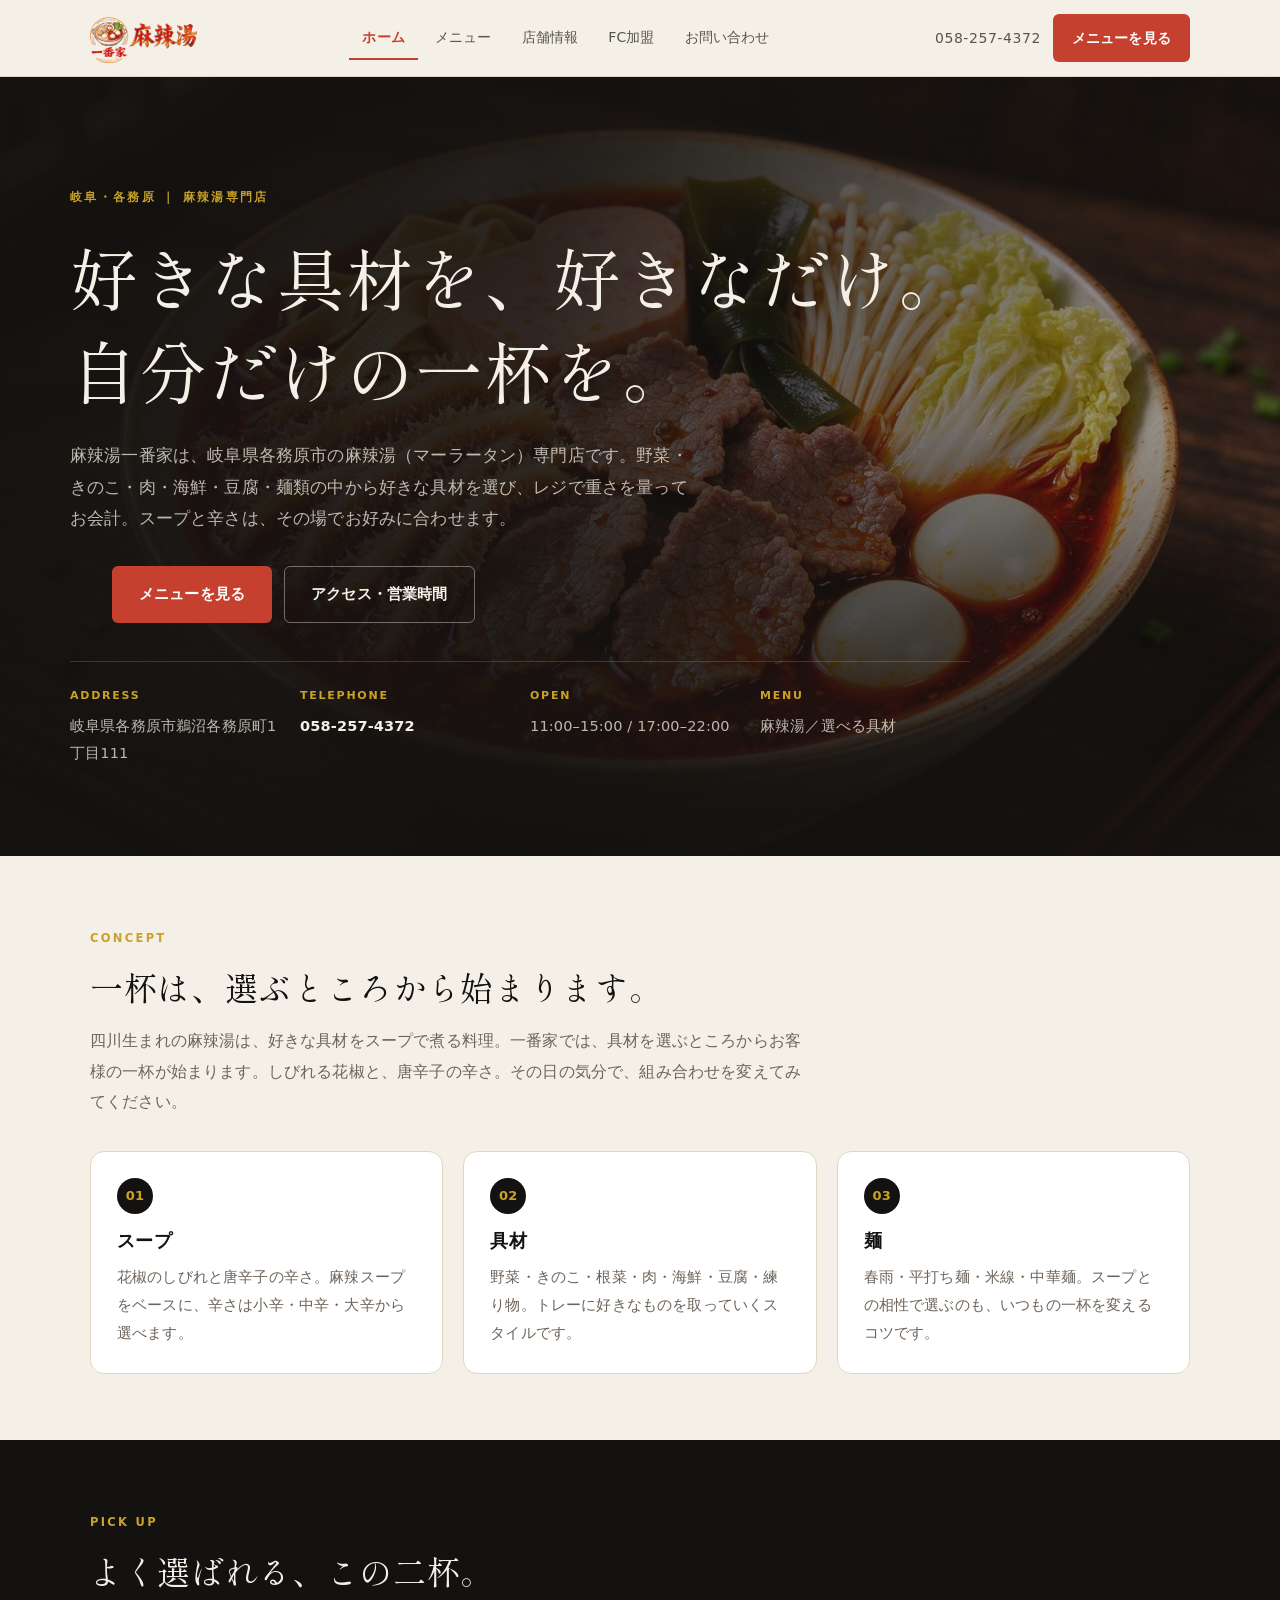
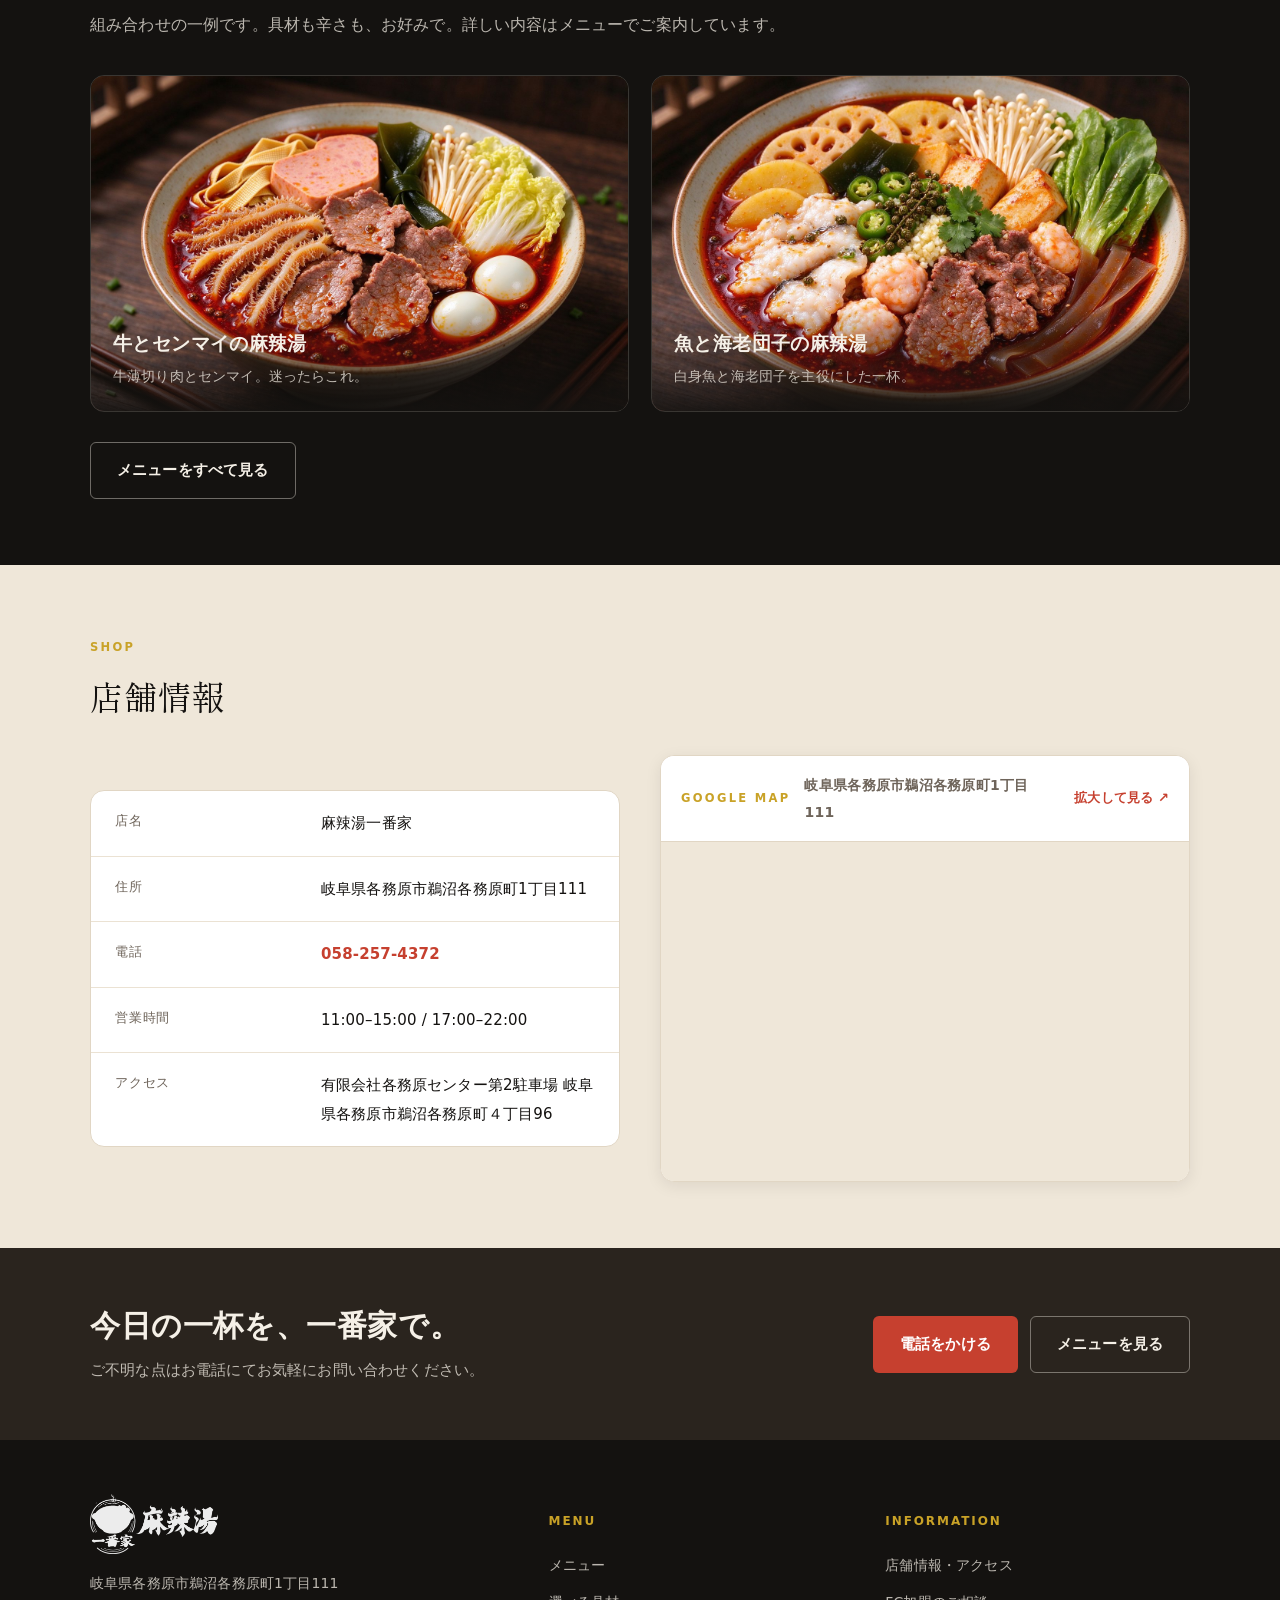
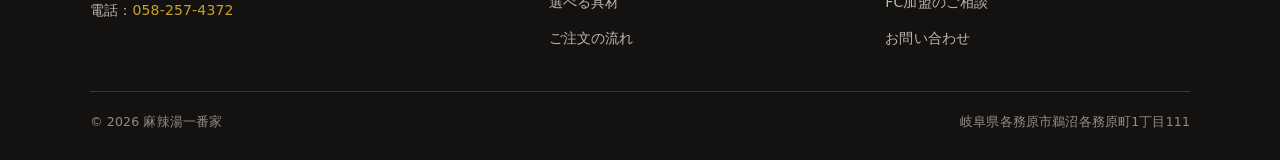
<file: index.html>
<!DOCTYPE html>
<html lang="ja">
<head>
<meta charset="utf-8">
<meta name="viewport" content="width=device-width, initial-scale=1">
<title>麻辣湯一番家｜岐阜・各務原の麻辣湯専門店</title>
<meta name="description" content="麻辣湯一番家（一番家）は岐阜県各務原市鵜沼各務原町の麻辣湯専門店です。好きな具材を選んで、自分だけの一杯を。">
<meta name="google-site-verification" content="BzwklXInqujtNYAH4ioYfnynGXe8Ndo3IQbu5wE3vM8">
<link rel="canonical" href="https://www.ichibannya.jp/">
<meta property="og:title" content="麻辣湯一番家｜岐阜・各務原の麻辣湯専門店">
<meta property="og:description" content="麻辣湯一番家（一番家）は岐阜県各務原市鵜沼各務原町の麻辣湯専門店です。好きな具材を選んで、自分だけの一杯を。">
<meta property="og:type" content="website">
<meta property="og:url" content="https://www.ichibannya.jp/">
<meta property="og:site_name" content="麻辣湯一番家">
<meta property="og:image" content="https://www.ichibannya.jp/assets/img/dishes/dish-01.jpg">
<meta property="og:image:width" content="1400">
<meta property="og:image:height" content="1050">
<meta property="og:image:alt" content="麻辣湯一番家の麻辣湯">
<meta name="twitter:card" content="summary_large_image">
<meta name="twitter:title" content="麻辣湯一番家｜岐阜・各務原の麻辣湯専門店">
<meta name="twitter:description" content="麻辣湯一番家（一番家）は岐阜県各務原市鵜沼各務原町の麻辣湯専門店です。好きな具材を選んで、自分だけの一杯を。">
<meta name="twitter:image" content="https://www.ichibannya.jp/assets/img/dishes/dish-01.jpg">
<script type="application/ld+json">{"@context":"https://schema.org","@type":"Restaurant","@id":"https://www.ichibannya.jp/#restaurant","name":"麻辣湯一番家","alternateName":["一番家","マーラータン一番家"],"url":"https://www.ichibannya.jp/","image":"https://www.ichibannya.jp/assets/img/dishes/dish-01.jpg","logo":"https://www.ichibannya.jp/assets/img/logo-square.webp","description":"麻辣湯一番家は、岐阜県各務原市にある麻辣湯専門店です。好きな具材を選んで、自分だけの一杯を楽しめます。","telephone":"+81-58-257-4372","servesCuisine":["麻辣湯","四川料理","中華料理"],"hasMenu":"https://www.ichibannya.jp/menu.html","sameAs":["https://www.instagram.com/reel/DebhLmJh9en/"],"address":{"@type":"PostalAddress","postalCode":"509-0141","addressRegion":"岐阜県","addressLocality":"各務原市","streetAddress":"鵜沼各務原町1丁目111","addressCountry":"JP"},"openingHoursSpecification":[{"@type":"OpeningHoursSpecification","dayOfWeek":["Monday","Tuesday","Wednesday","Thursday","Friday","Saturday","Sunday"],"opens":"11:00","closes":"15:00"},{"@type":"OpeningHoursSpecification","dayOfWeek":["Monday","Tuesday","Wednesday","Thursday","Friday","Saturday","Sunday"],"opens":"17:00","closes":"22:00"}]}</script>
<link rel="icon" href="assets/img/favicon-32.png" sizes="32x32">
<link rel="apple-touch-icon" href="assets/img/apple-touch-icon.png">
<link rel="stylesheet" href="assets/css/font-shippori-mincho.css">
<link rel="stylesheet" href="assets/css/style.css">
</head>
<body>
<header class="hd">
  <div class="wrap hd__in">
    <a class="hd__logo" href="/" aria-label="麻辣湯一番家 ホーム"><img src="assets/img/logo-horizontal.webp" alt="麻辣湯一番家" width="1000" height="467"></a>
    <nav class="hd__nav" aria-label="メインメニュー"><a href="/" aria-current="page">ホーム</a><a href="menu.html">メニュー</a><a href="store.html">店舗情報</a><a href="franchise.html">FC加盟</a><a href="contact.html">お問い合わせ</a></nav>
    <div class="hd__cta">
      <a class="hd__tel" href="tel:+81582574372">058-257-4372</a>
      <a class="btn btn--chili btn--sm" href="menu.html">メニューを見る</a>
      <button class="burger" id="burger" type="button" aria-label="メニューを開く" aria-expanded="false" aria-controls="mnav"><span></span></button>
    </div>
  </div>
  <div class="wrap"><nav class="mnav" id="mnav" aria-label="モバイルメニュー"><a href="/" aria-current="page">ホーム</a><a href="menu.html">メニュー</a><a href="store.html">店舗情報</a><a href="franchise.html">FC加盟</a><a href="contact.html">お問い合わせ</a><a href="tel:+81582574372">電話をかける（058-257-4372）</a></nav></div>
</header>
<main>
  <section class="hero">
    <img class="hero__bg" src="assets/img/dishes/dish-01.jpg" alt="牛とセンマイの麻辣湯" width="1400" height="1050">
    <div class="hero__scrim"></div>
    <div class="wrap hero__in">
      <span class="eyebrow">岐阜・各務原 ｜ 麻辣湯専門店</span>
      <h1><span class="hero__title-line">好きな具材を、<br class="hero__br-sp">好きなだけ。</span><span class="hero__title-line">自分だけの一杯を。</span></h1>
      <p class="hero__lead">麻辣湯一番家は、岐阜県各務原市の麻辣湯（マーラータン）専門店です。野菜・きのこ・肉・海鮮・豆腐・麺類の中から好きな具材を選び、レジで重さを量ってお会計。スープと辛さは、その場でお好みに合わせます。</p>
      <div class="hero__btns">
        <a class="btn btn--chili" href="menu.html">メニューを見る</a>
        <a class="btn btn--inv" href="store.html">アクセス・営業時間</a>
      </div>
      <dl class="hero__facts">
        <div><dt>Address</dt><dd>岐阜県各務原市鵜沼各務原町1丁目111</dd></div>
        <div><dt>Telephone</dt><dd><a href="tel:+81582574372">058-257-4372</a></dd></div>
        <div><dt>Open</dt><dd>11:00–15:00 / 17:00–22:00</dd></div>
        <div><dt>Menu</dt><dd>麻辣湯／選べる具材</dd></div>
      </dl>
    </div>
  </section>

  <section class="sec sec--paper">
    <div class="wrap">
      <div class="sec__head">
        <span class="eyebrow">Concept</span>
        <h2>一杯は、選ぶところから始まります。</h2>
        <p class="lead">四川生まれの麻辣湯は、好きな具材をスープで煮る料理。一番家では、具材を選ぶところからお客様の一杯が始まります。しびれる花椒と、唐辛子の辛さ。その日の気分で、組み合わせを変えてみてください。</p>
      </div>
      <div class="cards"><div class="card"><span class="card__no">01</span><h3>スープ</h3><p>花椒のしびれと唐辛子の辛さ。麻辣スープをベースに、辛さは小辛・中辛・大辛から選べます。</p></div><div class="card"><span class="card__no">02</span><h3>具材</h3><p>野菜・きのこ・根菜・肉・海鮮・豆腐・練り物。トレーに好きなものを取っていくスタイルです。</p></div><div class="card"><span class="card__no">03</span><h3>麺</h3><p>春雨・平打ち麺・米線・中華麺。スープとの相性で選ぶのも、いつもの一杯を変えるコツです。</p></div></div>
    </div>
  </section>

  <section class="sec sec--ink">
    <div class="wrap">
      <div class="sec__head">
        <span class="eyebrow">Pick up</span>
        <h2>よく選ばれる、この二杯。</h2>
        <p class="lead">組み合わせの一例です。具材も辛さも、お好みで。詳しい内容はメニューでご案内しています。</p>
      </div>
      <div class="picks">
        <a class="pick" href="menu.html">
          <img src="assets/img/dishes/dish-01.jpg" alt="牛とセンマイの麻辣湯" width="1400" height="1050">
          <div class="pick__cap"><h3>牛とセンマイの麻辣湯</h3><p>牛薄切り肉とセンマイ。迷ったらこれ。</p></div>
        </a>
        <a class="pick" href="menu.html">
          <img src="assets/img/dishes/dish-04.jpg" alt="魚と海老団子の麻辣湯" width="1400" height="1050">
          <div class="pick__cap"><h3>魚と海老団子の麻辣湯</h3><p>白身魚と海老団子を主役にした一杯。</p></div>
        </a></div>
      <div style="margin-top:30px"><a class="btn btn--inv" href="menu.html">メニューをすべて見る</a></div>
    </div>
  </section>

  <section class="sec sec--paper2">
    <div class="wrap">
      <div class="sec__head"><span class="eyebrow">Shop</span><h2>店舗情報</h2></div>
      <div class="split">
        <div class="info">
          <div class="info__row"><dt>店名</dt><dd>麻辣湯一番家</dd></div>
          <div class="info__row"><dt>住所</dt><dd>岐阜県各務原市鵜沼各務原町1丁目111</dd></div>
          <div class="info__row"><dt>電話</dt><dd><a href="tel:+81582574372">058-257-4372</a></dd></div>
          <div class="info__row"><dt>営業時間</dt><dd>11:00–15:00 / 17:00–22:00</dd></div>
          <div class="info__row"><dt>アクセス</dt><dd>有限会社各務原センター第2駐車場 岐阜県各務原市鵜沼各務原町４丁目96</dd></div>
        </div>
        <div class="map-card map-card--split">
          <div class="map-card__bar">
            <div><span class="eyebrow">Google Map</span><strong>岐阜県各務原市鵜沼各務原町1丁目111</strong></div>
            <a class="map-card__link" href="https://www.google.com/maps?cid=7394444040639862786" target="_blank" rel="noopener">拡大して見る ↗</a>
          </div>
          <div class="map-card__frame">
            <iframe src="https://www.google.com/maps?q=%E4%B8%80%E7%95%AA%E5%AE%B6%20%E9%BA%BB%E8%BE%A3%E6%B9%AF%EF%BC%88%E5%90%84%E5%8B%99%E5%8E%9F%E6%9C%AC%E5%BA%97%EF%BC%89&output=embed&z=17&hl=ja" title="麻辣湯一番家のGoogle マップ" loading="lazy" referrerpolicy="no-referrer-when-downgrade" allowfullscreen></iframe>
          </div>
        </div>
      </div>
    </div>
  </section>

  <section class="cta">
    <div class="wrap cta__in">
      <div>
        <h2>今日の一杯を、一番家で。</h2>
        <p>ご不明な点はお電話にてお気軽にお問い合わせください。</p>
      </div>
      <div style="display:flex;gap:12px;flex-wrap:wrap">
        <a class="btn btn--chili" href="tel:+81582574372">電話をかける</a>
        <a class="btn btn--inv" href="menu.html">メニューを見る</a>
      </div>
    </div>
  </section>
</main>
<footer class="ft">
  <div class="wrap">
    <div class="ft__grid">
      <div>
        <img class="ft__logo" src="assets/img/logo-horizontal.webp" alt="麻辣湯一番家">
        <p>岐阜県各務原市鵜沼各務原町1丁目111</p>
        <p>電話：<a href="tel:+81582574372" style="display:inline;color:var(--gold)">058-257-4372</a></p>
      </div>
      <div>
        <h4>Menu</h4>
        <a href="menu.html">メニュー</a>
        <a href="menu.html#ingredients">選べる具材</a>
        <a href="menu.html#order">ご注文の流れ</a>
      </div>
      <div>
        <h4>Information</h4>
        <a href="store.html">店舗情報・アクセス</a>
        <a href="franchise.html">FC加盟のご相談</a>
        <a href="contact.html">お問い合わせ</a>
      </div>
    </div>
    <div class="ft__bot">
      <span>© <span id="yr">2026</span> 麻辣湯一番家</span>
      <span>岐阜県各務原市鵜沼各務原町1丁目111</span>
    </div>
  </div>
</footer>
<script src="assets/js/site.js" defer></script>
</body>
</html>
</file>
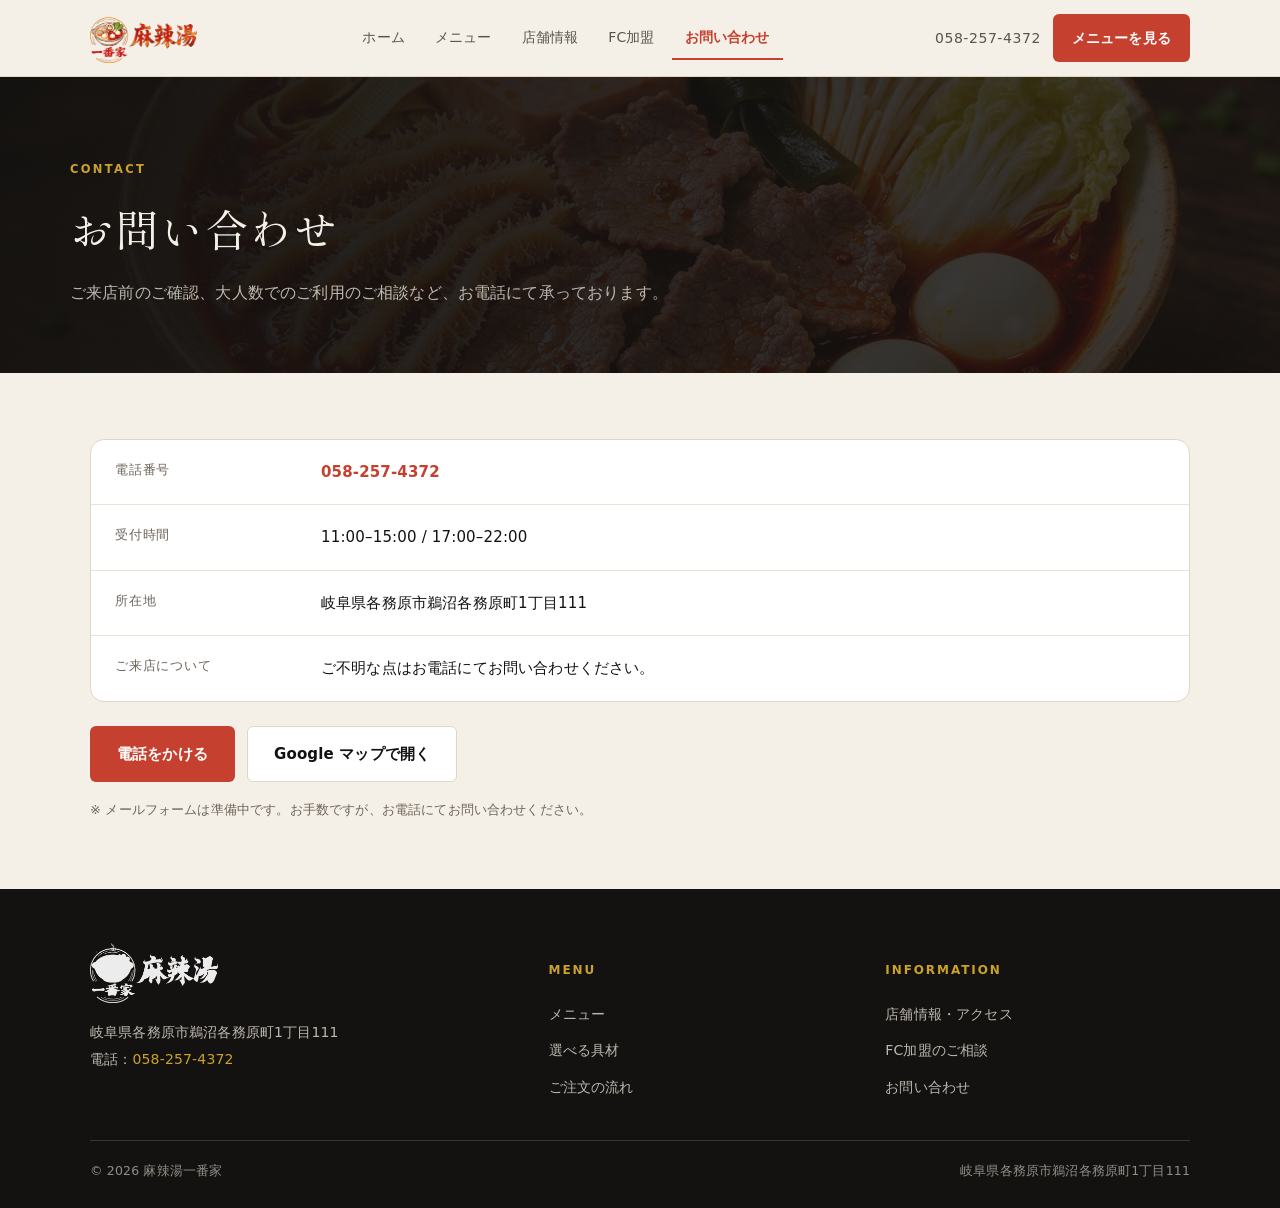
<file: contact.html>
<!DOCTYPE html>
<html lang="ja">
<head>
<meta charset="utf-8">
<meta name="viewport" content="width=device-width, initial-scale=1">
<title>お問い合わせ｜麻辣湯一番家</title>
<meta name="description" content="麻辣湯一番家へのお問い合わせは電話058-257-4372まで。">
<link rel="canonical" href="https://www.ichibannya.jp/contact.html">
<meta property="og:title" content="お問い合わせ｜麻辣湯一番家">
<meta property="og:description" content="麻辣湯一番家へのお問い合わせは電話058-257-4372まで。">
<meta property="og:type" content="website">
<meta property="og:url" content="https://www.ichibannya.jp/contact.html">
<meta property="og:site_name" content="麻辣湯一番家">
<meta property="og:image" content="https://www.ichibannya.jp/assets/img/dishes/dish-02.jpg">
<meta property="og:image:width" content="1400">
<meta property="og:image:height" content="1050">
<meta property="og:image:alt" content="麻辣湯一番家の麻辣湯">
<meta name="twitter:card" content="summary_large_image">
<meta name="twitter:title" content="お問い合わせ｜麻辣湯一番家">
<meta name="twitter:description" content="麻辣湯一番家へのお問い合わせは電話058-257-4372まで。">
<meta name="twitter:image" content="https://www.ichibannya.jp/assets/img/dishes/dish-02.jpg">
<link rel="icon" href="assets/img/favicon-32.png" sizes="32x32">
<link rel="apple-touch-icon" href="assets/img/apple-touch-icon.png">
<link rel="stylesheet" href="assets/css/font-shippori-mincho.css">
<link rel="stylesheet" href="assets/css/style.css">
</head>
<body>
<header class="hd">
  <div class="wrap hd__in">
    <a class="hd__logo" href="/" aria-label="麻辣湯一番家 ホーム"><img src="assets/img/logo-horizontal.webp" alt="麻辣湯一番家" width="1000" height="467"></a>
    <nav class="hd__nav" aria-label="メインメニュー"><a href="/">ホーム</a><a href="menu.html">メニュー</a><a href="store.html">店舗情報</a><a href="franchise.html">FC加盟</a><a href="contact.html" aria-current="page">お問い合わせ</a></nav>
    <div class="hd__cta">
      <a class="hd__tel" href="tel:+81582574372">058-257-4372</a>
      <a class="btn btn--chili btn--sm" href="menu.html">メニューを見る</a>
      <button class="burger" id="burger" type="button" aria-label="メニューを開く" aria-expanded="false" aria-controls="mnav"><span></span></button>
    </div>
  </div>
  <div class="wrap"><nav class="mnav" id="mnav" aria-label="モバイルメニュー"><a href="/">ホーム</a><a href="menu.html">メニュー</a><a href="store.html">店舗情報</a><a href="franchise.html">FC加盟</a><a href="contact.html" aria-current="page">お問い合わせ</a><a href="tel:+81582574372">電話をかける（058-257-4372）</a></nav></div>
</header>
<main>
  
  <section class="phead">
    <img class="phead__bg" src="assets/img/dishes/dish-02.jpg" alt="" width="1400" height="1050">
    <div class="phead__scrim"></div>
    <div class="wrap phead__in">
      <span class="eyebrow">Contact</span>
      <h1>お問い合わせ</h1>
      <p>ご来店前のご確認、大人数でのご利用のご相談など、お電話にて承っております。</p>
    </div>
  </section>

  <section class="sec sec--paper">
    <div class="wrap">
      <div class="info">
        <div class="info__row"><dt>電話番号</dt><dd><a href="tel:+81582574372">058-257-4372</a></dd></div>
        <div class="info__row"><dt>受付時間</dt><dd>11:00–15:00 / 17:00–22:00</dd></div>
        <div class="info__row"><dt>所在地</dt><dd>岐阜県各務原市鵜沼各務原町1丁目111</dd></div>
        <div class="info__row"><dt>ご来店について</dt><dd>ご不明な点はお電話にてお問い合わせください。</dd></div>
      </div>
      <div style="margin-top:24px;display:flex;gap:12px;flex-wrap:wrap">
        <a class="btn btn--chili" href="tel:+81582574372">電話をかける</a>
        <a class="btn btn--line" href="https://www.google.com/maps?cid=7394444040639862786" target="_blank" rel="noopener">Google マップで開く</a>
      </div>
      <p class="note">※ メールフォームは準備中です。お手数ですが、お電話にてお問い合わせください。</p>
    </div>
  </section>
</main>
<footer class="ft">
  <div class="wrap">
    <div class="ft__grid">
      <div>
        <img class="ft__logo" src="assets/img/logo-horizontal.webp" alt="麻辣湯一番家">
        <p>岐阜県各務原市鵜沼各務原町1丁目111</p>
        <p>電話：<a href="tel:+81582574372" style="display:inline;color:var(--gold)">058-257-4372</a></p>
      </div>
      <div>
        <h4>Menu</h4>
        <a href="menu.html">メニュー</a>
        <a href="menu.html#ingredients">選べる具材</a>
        <a href="menu.html#order">ご注文の流れ</a>
      </div>
      <div>
        <h4>Information</h4>
        <a href="store.html">店舗情報・アクセス</a>
        <a href="franchise.html">FC加盟のご相談</a>
        <a href="contact.html">お問い合わせ</a>
      </div>
    </div>
    <div class="ft__bot">
      <span>© <span id="yr">2026</span> 麻辣湯一番家</span>
      <span>岐阜県各務原市鵜沼各務原町1丁目111</span>
    </div>
  </div>
</footer>
<script src="assets/js/site.js" defer></script>
</body>
</html>
</file>
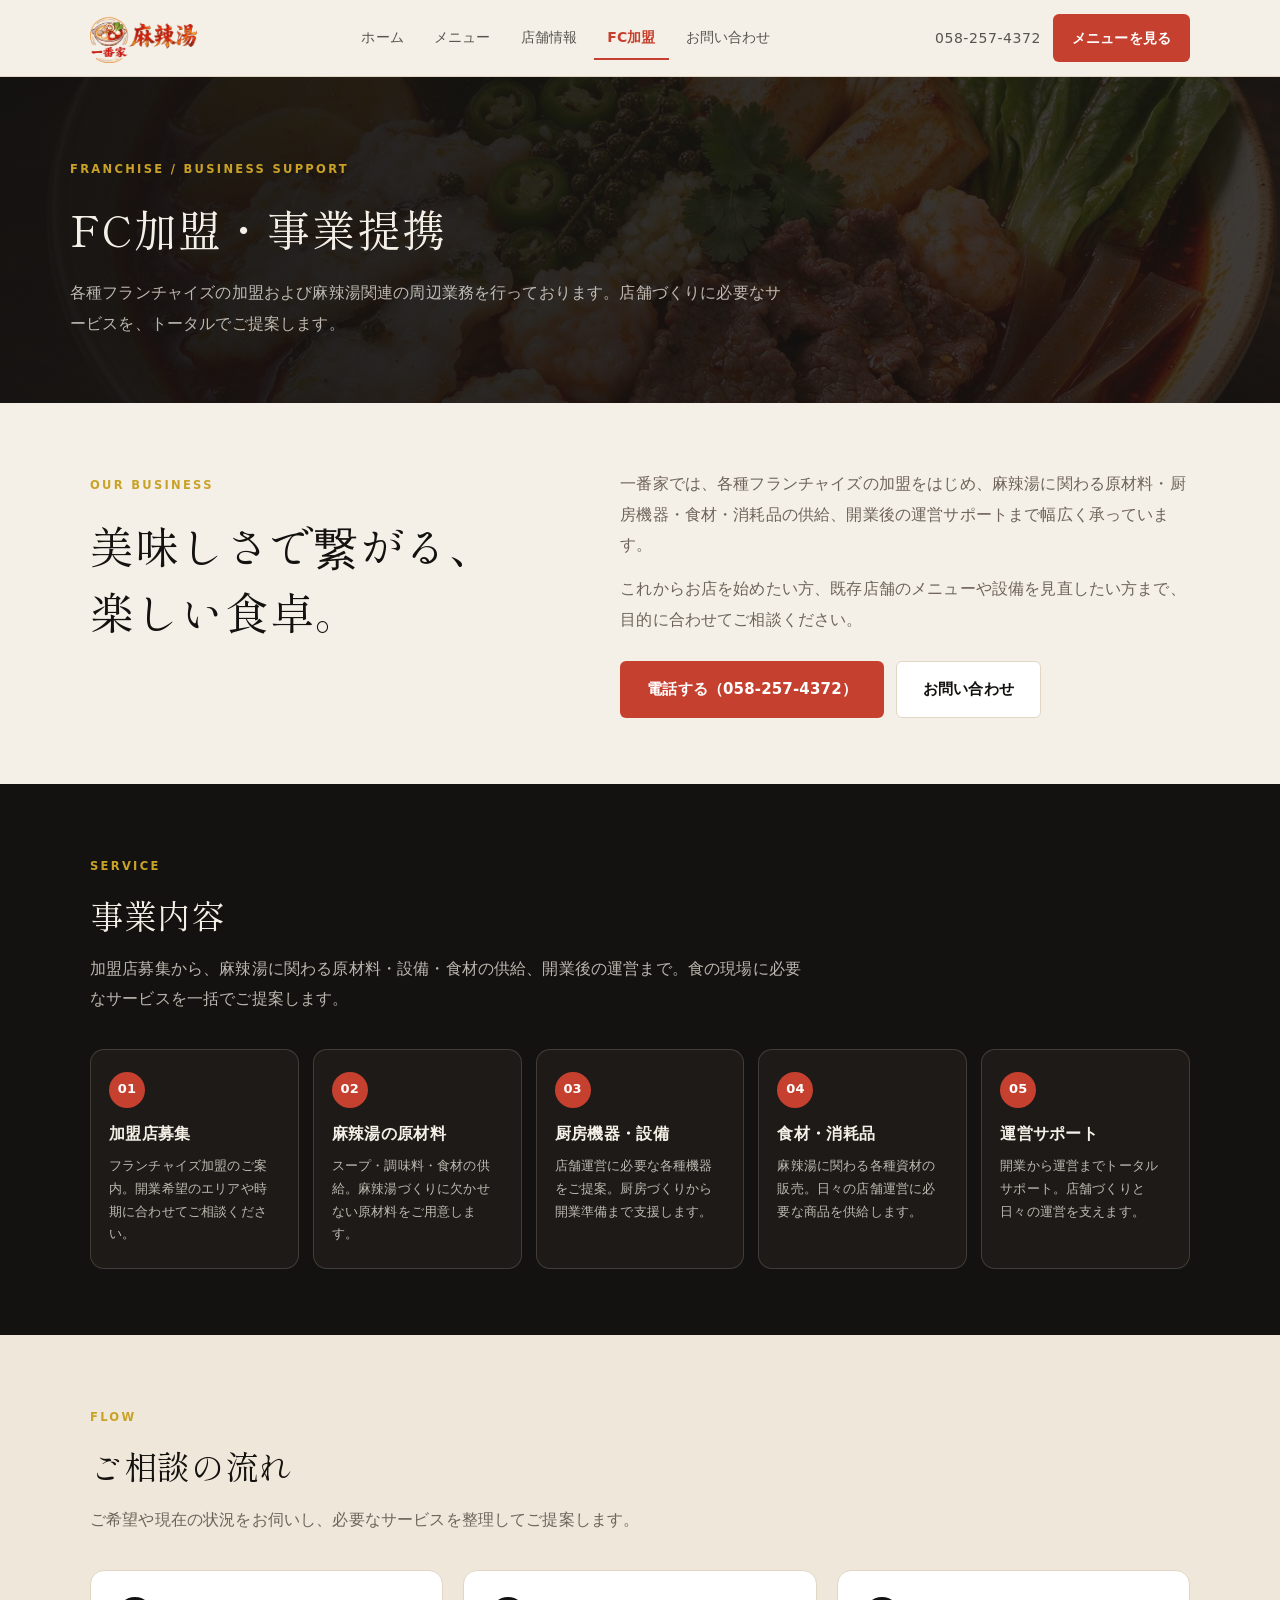
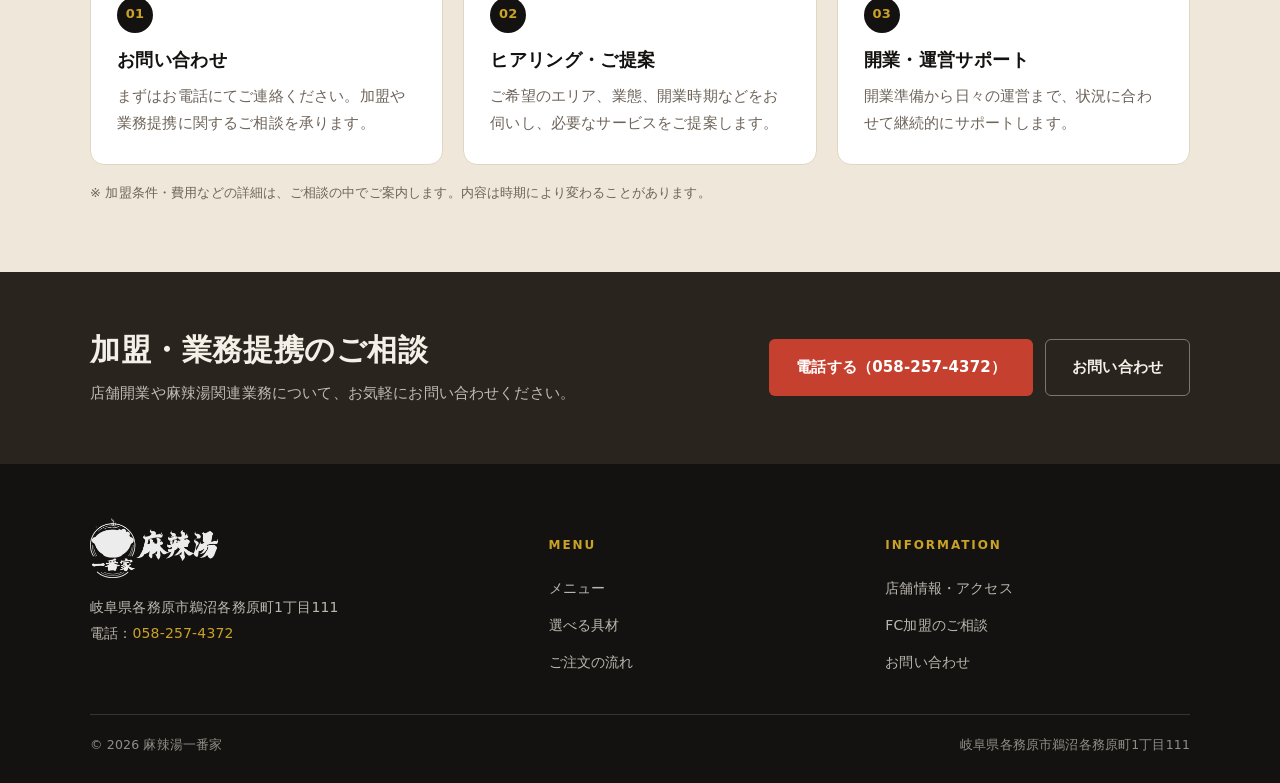
<file: franchise.html>
<!DOCTYPE html>
<html lang="ja">
<head>
<meta charset="utf-8">
<meta name="viewport" content="width=device-width, initial-scale=1">
<title>FC加盟・事業提携｜麻辣湯一番家</title>
<meta name="description" content="麻辣湯一番家のFC加盟・事業提携。各種フランチャイズ加盟、麻辣湯の原材料・厨房機器・食材・消耗品の供給、運営サポートについてご案内します。">
<link rel="canonical" href="https://www.ichibannya.jp/franchise.html">
<meta property="og:title" content="FC加盟・事業提携｜麻辣湯一番家">
<meta property="og:description" content="麻辣湯一番家のFC加盟・事業提携。各種フランチャイズ加盟、麻辣湯の原材料・厨房機器・食材・消耗品の供給、運営サポートについてご案内します。">
<meta property="og:type" content="website">
<meta property="og:url" content="https://www.ichibannya.jp/franchise.html">
<meta property="og:site_name" content="麻辣湯一番家">
<meta property="og:image" content="https://www.ichibannya.jp/assets/img/dishes/dish-04.jpg">
<meta property="og:image:width" content="1400">
<meta property="og:image:height" content="1050">
<meta property="og:image:alt" content="麻辣湯一番家の麻辣湯">
<meta name="twitter:card" content="summary_large_image">
<meta name="twitter:title" content="FC加盟・事業提携｜麻辣湯一番家">
<meta name="twitter:description" content="麻辣湯一番家のFC加盟・事業提携。各種フランチャイズ加盟、麻辣湯の原材料・厨房機器・食材・消耗品の供給、運営サポートについてご案内します。">
<meta name="twitter:image" content="https://www.ichibannya.jp/assets/img/dishes/dish-04.jpg">
<link rel="icon" href="assets/img/favicon-32.png" sizes="32x32">
<link rel="apple-touch-icon" href="assets/img/apple-touch-icon.png">
<link rel="stylesheet" href="assets/css/font-shippori-mincho.css">
<link rel="stylesheet" href="assets/css/style.css">
</head>
<body>
<header class="hd">
  <div class="wrap hd__in">
    <a class="hd__logo" href="/" aria-label="麻辣湯一番家 ホーム"><img src="assets/img/logo-horizontal.webp" alt="麻辣湯一番家" width="1000" height="467"></a>
    <nav class="hd__nav" aria-label="メインメニュー"><a href="/">ホーム</a><a href="menu.html">メニュー</a><a href="store.html">店舗情報</a><a href="franchise.html" aria-current="page">FC加盟</a><a href="contact.html">お問い合わせ</a></nav>
    <div class="hd__cta">
      <a class="hd__tel" href="tel:+81582574372">058-257-4372</a>
      <a class="btn btn--chili btn--sm" href="menu.html">メニューを見る</a>
      <button class="burger" id="burger" type="button" aria-label="メニューを開く" aria-expanded="false" aria-controls="mnav"><span></span></button>
    </div>
  </div>
  <div class="wrap"><nav class="mnav" id="mnav" aria-label="モバイルメニュー"><a href="/">ホーム</a><a href="menu.html">メニュー</a><a href="store.html">店舗情報</a><a href="franchise.html" aria-current="page">FC加盟</a><a href="contact.html">お問い合わせ</a><a href="tel:+81582574372">電話をかける（058-257-4372）</a></nav></div>
</header>
<main>
  <section class="phead">
    <img class="phead__bg" src="assets/img/dishes/dish-04.jpg" alt="" width="1400" height="1050">
    <div class="phead__scrim"></div>
    <div class="wrap phead__in">
      <span class="eyebrow">Franchise / Business Support</span>
      <h1>FC加盟・事業提携</h1>
      <p>各種フランチャイズの加盟および麻辣湯関連の周辺業務を行っております。店舗づくりに必要なサービスを、トータルでご提案します。</p>
    </div>
  </section>

  <section class="sec sec--paper">
    <div class="wrap franchise-intro">
      <div>
        <span class="eyebrow">Our Business</span>
        <h2>美味しさで繋がる、<br>楽しい食卓。</h2>
      </div>
      <div>
        <p class="lead">一番家では、各種フランチャイズの加盟をはじめ、麻辣湯に関わる原材料・厨房機器・食材・消耗品の供給、開業後の運営サポートまで幅広く承っています。</p>
        <p class="lead">これからお店を始めたい方、既存店舗のメニューや設備を見直したい方まで、目的に合わせてご相談ください。</p>
        <div class="franchise-actions">
          <a class="btn btn--chili" href="tel:+81582574372">電話する（058-257-4372）</a>
          <a class="btn btn--line" href="contact.html">お問い合わせ</a>
        </div>
      </div>
    </div>
  </section>

  <section class="sec sec--ink">
    <div class="wrap">
      <div class="sec__head">
        <span class="eyebrow">Service</span>
        <h2>事業内容</h2>
        <p class="lead">加盟店募集から、麻辣湯に関わる原材料・設備・食材の供給、開業後の運営まで。食の現場に必要なサービスを一括でご提案します。</p>
      </div>
      <div class="cards cards--five">
        <div class="card"><span class="card__no">01</span><h3>加盟店募集</h3><p>フランチャイズ加盟のご案内。開業希望のエリアや時期に合わせてご相談ください。</p></div>
        <div class="card"><span class="card__no">02</span><h3>麻辣湯の原材料</h3><p>スープ・調味料・食材の供給。麻辣湯づくりに欠かせない原材料をご用意します。</p></div>
        <div class="card"><span class="card__no">03</span><h3>厨房機器・設備</h3><p>店舗運営に必要な各種機器をご提案。厨房づくりから開業準備まで支援します。</p></div>
        <div class="card"><span class="card__no">04</span><h3>食材・消耗品</h3><p>麻辣湯に関わる各種資材の販売。日々の店舗運営に必要な商品を供給します。</p></div>
        <div class="card"><span class="card__no">05</span><h3>運営サポート</h3><p>開業から運営までトータルサポート。店舗づくりと日々の運営を支えます。</p></div>
      </div>
    </div>
  </section>

  <section class="sec sec--paper2">
    <div class="wrap">
      <div class="sec__head">
        <span class="eyebrow">Flow</span>
        <h2>ご相談の流れ</h2>
        <p class="lead">ご希望や現在の状況をお伺いし、必要なサービスを整理してご提案します。</p>
      </div>
      <div class="cards">
        <div class="card"><span class="card__no">01</span><h3>お問い合わせ</h3><p>まずはお電話にてご連絡ください。加盟や業務提携に関するご相談を承ります。</p></div>
        <div class="card"><span class="card__no">02</span><h3>ヒアリング・ご提案</h3><p>ご希望のエリア、業態、開業時期などをお伺いし、必要なサービスをご提案します。</p></div>
        <div class="card"><span class="card__no">03</span><h3>開業・運営サポート</h3><p>開業準備から日々の運営まで、状況に合わせて継続的にサポートします。</p></div>
      </div>
      <p class="note">※ 加盟条件・費用などの詳細は、ご相談の中でご案内します。内容は時期により変わることがあります。</p>
    </div>
  </section>

  <section class="cta">
    <div class="wrap cta__in">
      <div>
        <h2>加盟・業務提携のご相談</h2>
        <p>店舗開業や麻辣湯関連業務について、お気軽にお問い合わせください。</p>
      </div>
      <div style="display:flex;gap:12px;flex-wrap:wrap">
        <a class="btn btn--chili" href="tel:+81582574372">電話する（058-257-4372）</a>
        <a class="btn btn--inv" href="contact.html">お問い合わせ</a>
      </div>
    </div>
  </section>
</main>
<footer class="ft">
  <div class="wrap">
    <div class="ft__grid">
      <div>
        <img class="ft__logo" src="assets/img/logo-horizontal.webp" alt="麻辣湯一番家">
        <p>岐阜県各務原市鵜沼各務原町1丁目111</p>
        <p>電話：<a href="tel:+81582574372" style="display:inline;color:var(--gold)">058-257-4372</a></p>
      </div>
      <div>
        <h4>Menu</h4>
        <a href="menu.html">メニュー</a>
        <a href="menu.html#ingredients">選べる具材</a>
        <a href="menu.html#order">ご注文の流れ</a>
      </div>
      <div>
        <h4>Information</h4>
        <a href="store.html">店舗情報・アクセス</a>
        <a href="franchise.html">FC加盟のご相談</a>
        <a href="contact.html">お問い合わせ</a>
      </div>
    </div>
    <div class="ft__bot">
      <span>© <span id="yr">2026</span> 麻辣湯一番家</span>
      <span>岐阜県各務原市鵜沼各務原町1丁目111</span>
    </div>
  </div>
</footer>
<script src="assets/js/site.js" defer></script>
</body>
</html>
</file>
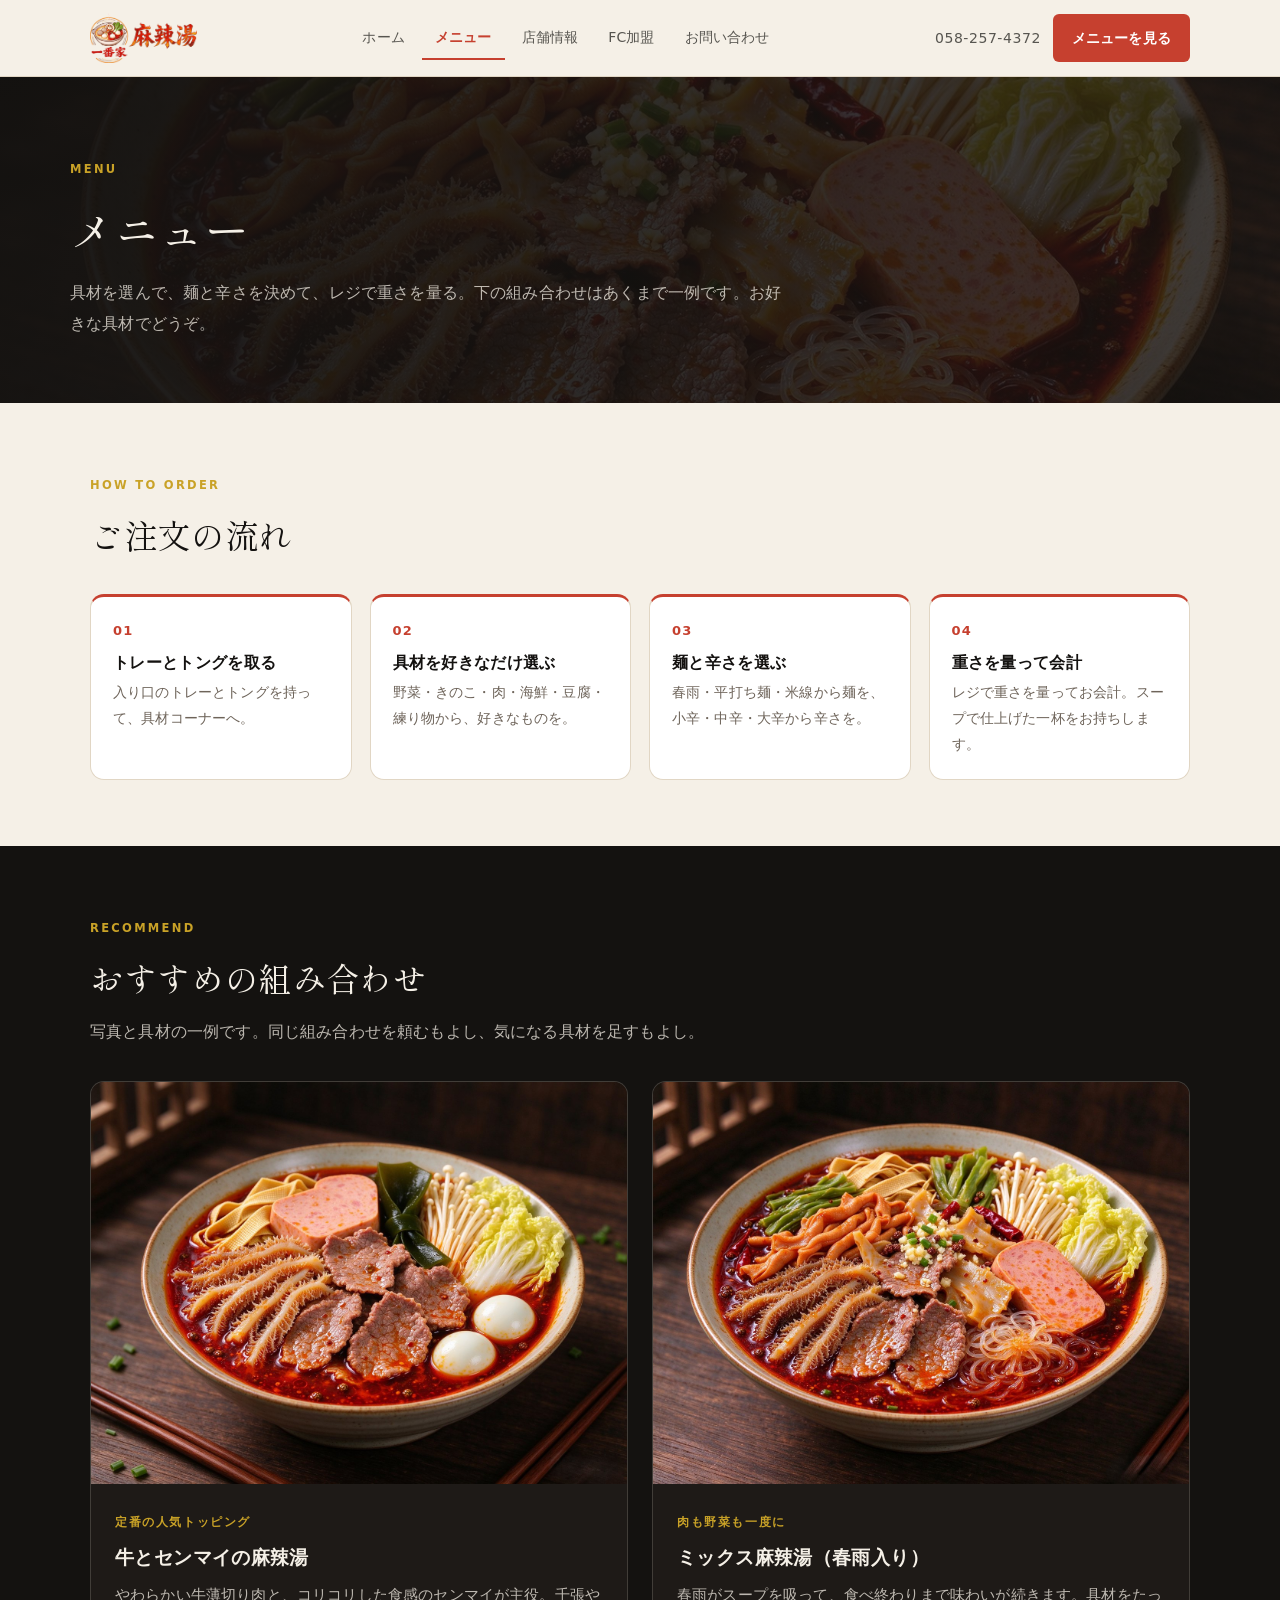
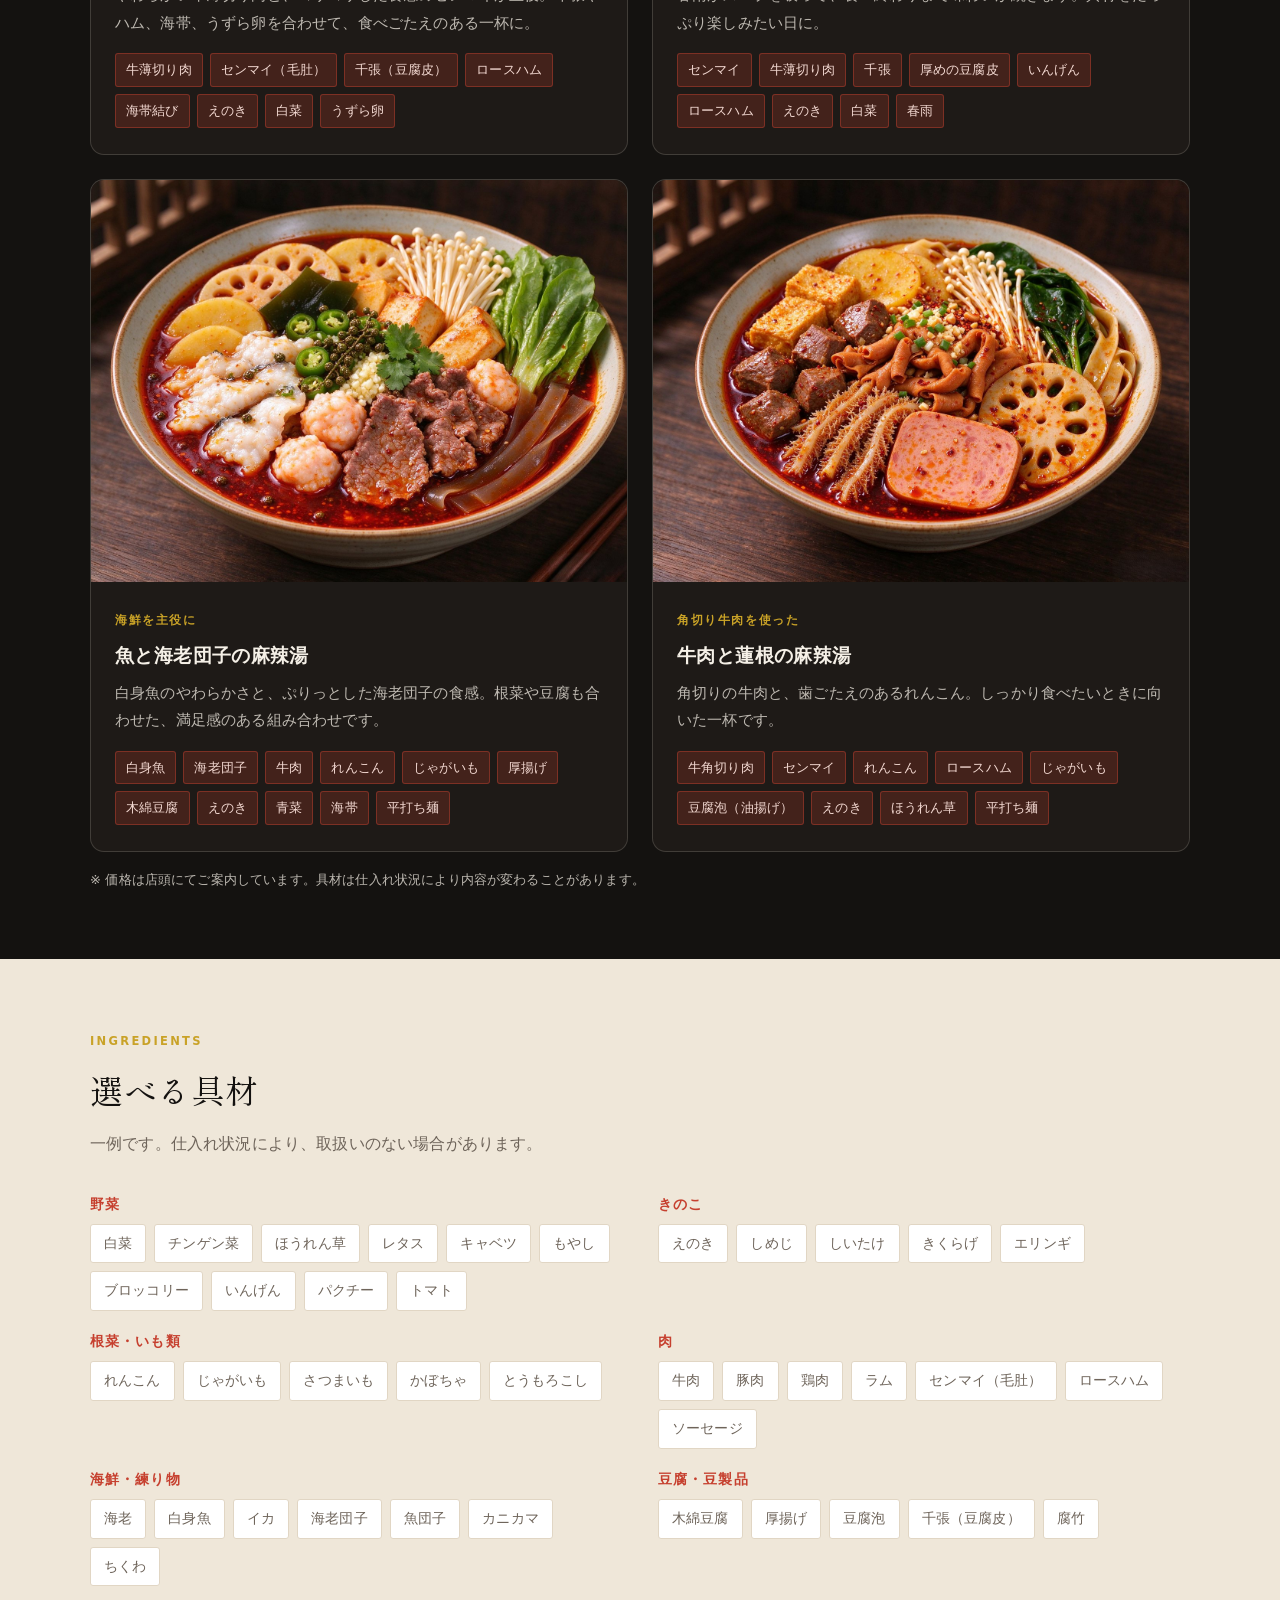
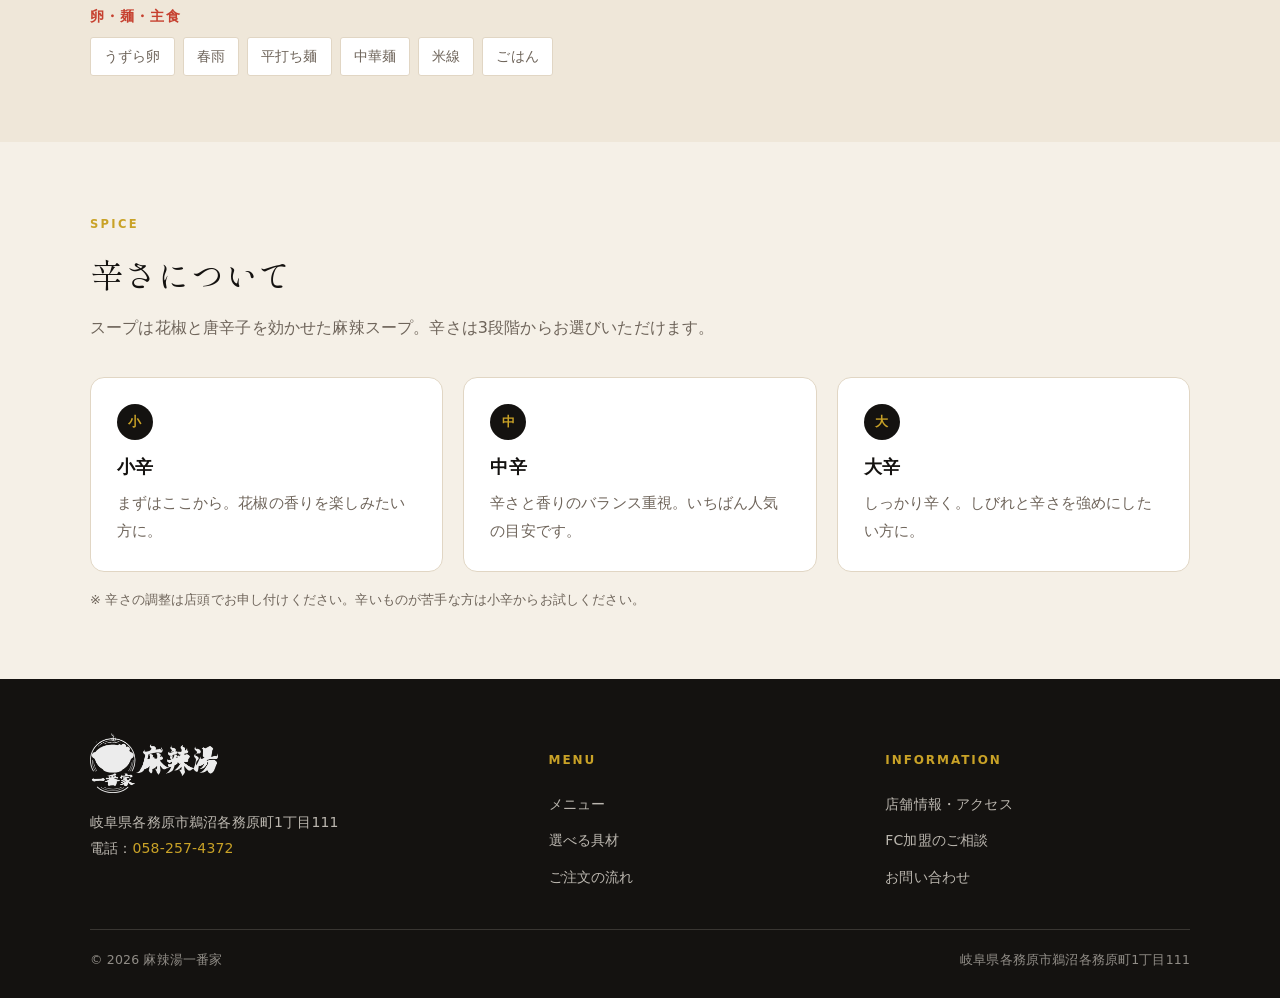
<file: menu.html>
<!DOCTYPE html>
<html lang="ja">
<head>
<meta charset="utf-8">
<meta name="viewport" content="width=device-width, initial-scale=1">
<title>メニュー｜麻辣湯一番家</title>
<meta name="description" content="麻辣湯一番家のメニュー。おすすめの組み合わせ、選べる具材、辛さ、ご注文の流れをご案内します。">
<link rel="canonical" href="https://www.ichibannya.jp/menu.html">
<meta property="og:title" content="メニュー｜麻辣湯一番家">
<meta property="og:description" content="麻辣湯一番家のメニュー。おすすめの組み合わせ、選べる具材、辛さ、ご注文の流れをご案内します。">
<meta property="og:type" content="website">
<meta property="og:url" content="https://www.ichibannya.jp/menu.html">
<meta property="og:site_name" content="麻辣湯一番家">
<meta property="og:image" content="https://www.ichibannya.jp/assets/img/dishes/dish-03.jpg">
<meta property="og:image:width" content="1400">
<meta property="og:image:height" content="1050">
<meta property="og:image:alt" content="麻辣湯一番家の麻辣湯">
<meta name="twitter:card" content="summary_large_image">
<meta name="twitter:title" content="メニュー｜麻辣湯一番家">
<meta name="twitter:description" content="麻辣湯一番家のメニュー。おすすめの組み合わせ、選べる具材、辛さ、ご注文の流れをご案内します。">
<meta name="twitter:image" content="https://www.ichibannya.jp/assets/img/dishes/dish-03.jpg">
<link rel="icon" href="assets/img/favicon-32.png" sizes="32x32">
<link rel="apple-touch-icon" href="assets/img/apple-touch-icon.png">
<link rel="stylesheet" href="assets/css/font-shippori-mincho.css">
<link rel="stylesheet" href="assets/css/style.css">
</head>
<body>
<header class="hd">
  <div class="wrap hd__in">
    <a class="hd__logo" href="/" aria-label="麻辣湯一番家 ホーム"><img src="assets/img/logo-horizontal.webp" alt="麻辣湯一番家" width="1000" height="467"></a>
    <nav class="hd__nav" aria-label="メインメニュー"><a href="/">ホーム</a><a href="menu.html" aria-current="page">メニュー</a><a href="store.html">店舗情報</a><a href="franchise.html">FC加盟</a><a href="contact.html">お問い合わせ</a></nav>
    <div class="hd__cta">
      <a class="hd__tel" href="tel:+81582574372">058-257-4372</a>
      <a class="btn btn--chili btn--sm" href="menu.html">メニューを見る</a>
      <button class="burger" id="burger" type="button" aria-label="メニューを開く" aria-expanded="false" aria-controls="mnav"><span></span></button>
    </div>
  </div>
  <div class="wrap"><nav class="mnav" id="mnav" aria-label="モバイルメニュー"><a href="/">ホーム</a><a href="menu.html" aria-current="page">メニュー</a><a href="store.html">店舗情報</a><a href="franchise.html">FC加盟</a><a href="contact.html">お問い合わせ</a><a href="tel:+81582574372">電話をかける（058-257-4372）</a></nav></div>
</header>
<main>
  
  <section class="phead">
    <img class="phead__bg" src="assets/img/dishes/dish-03.jpg" alt="" width="1400" height="1050">
    <div class="phead__scrim"></div>
    <div class="wrap phead__in">
      <span class="eyebrow">Menu</span>
      <h1>メニュー</h1>
      <p>具材を選んで、麺と辛さを決めて、レジで重さを量る。下の組み合わせはあくまで一例です。お好きな具材でどうぞ。</p>
    </div>
  </section>

  <section class="sec sec--paper" id="order">
    <div class="wrap">
      <div class="sec__head"><span class="eyebrow">How to order</span><h2>ご注文の流れ</h2></div>
      <div class="steps"><div class="step"><b>01</b><h3>トレーとトングを取る</h3><p>入り口のトレーとトングを持って、具材コーナーへ。</p></div><div class="step"><b>02</b><h3>具材を好きなだけ選ぶ</h3><p>野菜・きのこ・肉・海鮮・豆腐・練り物から、好きなものを。</p></div><div class="step"><b>03</b><h3>麺と辛さを選ぶ</h3><p>春雨・平打ち麺・米線から麺を、小辛・中辛・大辛から辛さを。</p></div><div class="step"><b>04</b><h3>重さを量って会計</h3><p>レジで重さを量ってお会計。スープで仕上げた一杯をお持ちします。</p></div></div>
    </div>
  </section>

  <section class="sec sec--ink" id="recommend">
    <div class="wrap">
      <div class="sec__head"><span class="eyebrow">Recommend</span><h2>おすすめの組み合わせ</h2>
      <p class="lead">写真と具材の一例です。同じ組み合わせを頼むもよし、気になる具材を足すもよし。</p></div>
      <div class="dishes">
        <article class="dish">
          <img class="dish__img" src="assets/img/dishes/dish-01.jpg" alt="牛とセンマイの麻辣湯" width="1400" height="1050">
          <div class="dish__body">
            <span class="dish__sub">定番の人気トッピング</span>
            <h3>牛とセンマイの麻辣湯</h3>
            <p>やわらかい牛薄切り肉と、コリコリした食感のセンマイが主役。千張やハム、海帯、うずら卵を合わせて、食べごたえのある一杯に。</p>
            <ul class="chips"><li>牛薄切り肉</li><li>センマイ（毛肚）</li><li>千張（豆腐皮）</li><li>ロースハム</li><li>海帯結び</li><li>えのき</li><li>白菜</li><li>うずら卵</li></ul>
          </div>
        </article>
        <article class="dish">
          <img class="dish__img" src="assets/img/dishes/dish-03.jpg" alt="ミックス麻辣湯（春雨入り）" width="1400" height="1050">
          <div class="dish__body">
            <span class="dish__sub">肉も野菜も一度に</span>
            <h3>ミックス麻辣湯（春雨入り）</h3>
            <p>春雨がスープを吸って、食べ終わりまで味わいが続きます。具材をたっぷり楽しみたい日に。</p>
            <ul class="chips"><li>センマイ</li><li>牛薄切り肉</li><li>千張</li><li>厚めの豆腐皮</li><li>いんげん</li><li>ロースハム</li><li>えのき</li><li>白菜</li><li>春雨</li></ul>
          </div>
        </article>
        <article class="dish">
          <img class="dish__img" src="assets/img/dishes/dish-04.jpg" alt="魚と海老団子の麻辣湯" width="1400" height="1050">
          <div class="dish__body">
            <span class="dish__sub">海鮮を主役に</span>
            <h3>魚と海老団子の麻辣湯</h3>
            <p>白身魚のやわらかさと、ぷりっとした海老団子の食感。根菜や豆腐も合わせた、満足感のある組み合わせです。</p>
            <ul class="chips"><li>白身魚</li><li>海老団子</li><li>牛肉</li><li>れんこん</li><li>じゃがいも</li><li>厚揚げ</li><li>木綿豆腐</li><li>えのき</li><li>青菜</li><li>海帯</li><li>平打ち麺</li></ul>
          </div>
        </article>
        <article class="dish">
          <img class="dish__img" src="assets/img/dishes/dish-05.jpg" alt="牛肉と蓮根の麻辣湯" width="1400" height="1050">
          <div class="dish__body">
            <span class="dish__sub">角切り牛肉を使った</span>
            <h3>牛肉と蓮根の麻辣湯</h3>
            <p>角切りの牛肉と、歯ごたえのあるれんこん。しっかり食べたいときに向いた一杯です。</p>
            <ul class="chips"><li>牛角切り肉</li><li>センマイ</li><li>れんこん</li><li>ロースハム</li><li>じゃがいも</li><li>豆腐泡（油揚げ）</li><li>えのき</li><li>ほうれん草</li><li>平打ち麺</li></ul>
          </div>
        </article></div>
      <p class="note">※ 価格は店頭にてご案内しています。具材は仕入れ状況により内容が変わることがあります。</p>
    </div>
  </section>

  <section class="sec sec--paper2" id="ingredients">
    <div class="wrap">
      <div class="sec__head"><span class="eyebrow">Ingredients</span><h2>選べる具材</h2>
      <p class="lead">一例です。仕入れ状況により、取扱いのない場合があります。</p></div>
      <div class="ing"><div><h3>野菜</h3><ul class="pills"><li>白菜</li><li>チンゲン菜</li><li>ほうれん草</li><li>レタス</li><li>キャベツ</li><li>もやし</li><li>ブロッコリー</li><li>いんげん</li><li>パクチー</li><li>トマト</li></ul></div><div><h3>きのこ</h3><ul class="pills"><li>えのき</li><li>しめじ</li><li>しいたけ</li><li>きくらげ</li><li>エリンギ</li></ul></div><div><h3>根菜・いも類</h3><ul class="pills"><li>れんこん</li><li>じゃがいも</li><li>さつまいも</li><li>かぼちゃ</li><li>とうもろこし</li></ul></div><div><h3>肉</h3><ul class="pills"><li>牛肉</li><li>豚肉</li><li>鶏肉</li><li>ラム</li><li>センマイ（毛肚）</li><li>ロースハム</li><li>ソーセージ</li></ul></div><div><h3>海鮮・練り物</h3><ul class="pills"><li>海老</li><li>白身魚</li><li>イカ</li><li>海老団子</li><li>魚団子</li><li>カニカマ</li><li>ちくわ</li></ul></div><div><h3>豆腐・豆製品</h3><ul class="pills"><li>木綿豆腐</li><li>厚揚げ</li><li>豆腐泡</li><li>千張（豆腐皮）</li><li>腐竹</li></ul></div><div><h3>卵・麺・主食</h3><ul class="pills"><li>うずら卵</li><li>春雨</li><li>平打ち麺</li><li>中華麺</li><li>米線</li><li>ごはん</li></ul></div></div>
    </div>
  </section>

  <section class="sec sec--paper" id="spice">
    <div class="wrap">
      <div class="sec__head"><span class="eyebrow">Spice</span><h2>辛さについて</h2>
      <p class="lead">スープは花椒と唐辛子を効かせた麻辣スープ。辛さは3段階からお選びいただけます。</p></div>
      <div class="cards">
        <div class="card"><span class="card__no">小</span><h3>小辛</h3><p>まずはここから。花椒の香りを楽しみたい方に。</p></div>
        <div class="card"><span class="card__no">中</span><h3>中辛</h3><p>辛さと香りのバランス重視。いちばん人気の目安です。</p></div>
        <div class="card"><span class="card__no">大</span><h3>大辛</h3><p>しっかり辛く。しびれと辛さを強めにしたい方に。</p></div>
      </div>
      <p class="note">※ 辛さの調整は店頭でお申し付けください。辛いものが苦手な方は小辛からお試しください。</p>
    </div>
  </section>
</main>
<footer class="ft">
  <div class="wrap">
    <div class="ft__grid">
      <div>
        <img class="ft__logo" src="assets/img/logo-horizontal.webp" alt="麻辣湯一番家">
        <p>岐阜県各務原市鵜沼各務原町1丁目111</p>
        <p>電話：<a href="tel:+81582574372" style="display:inline;color:var(--gold)">058-257-4372</a></p>
      </div>
      <div>
        <h4>Menu</h4>
        <a href="menu.html">メニュー</a>
        <a href="menu.html#ingredients">選べる具材</a>
        <a href="menu.html#order">ご注文の流れ</a>
      </div>
      <div>
        <h4>Information</h4>
        <a href="store.html">店舗情報・アクセス</a>
        <a href="franchise.html">FC加盟のご相談</a>
        <a href="contact.html">お問い合わせ</a>
      </div>
    </div>
    <div class="ft__bot">
      <span>© <span id="yr">2026</span> 麻辣湯一番家</span>
      <span>岐阜県各務原市鵜沼各務原町1丁目111</span>
    </div>
  </div>
</footer>
<script src="assets/js/site.js" defer></script>
</body>
</html>
</file>
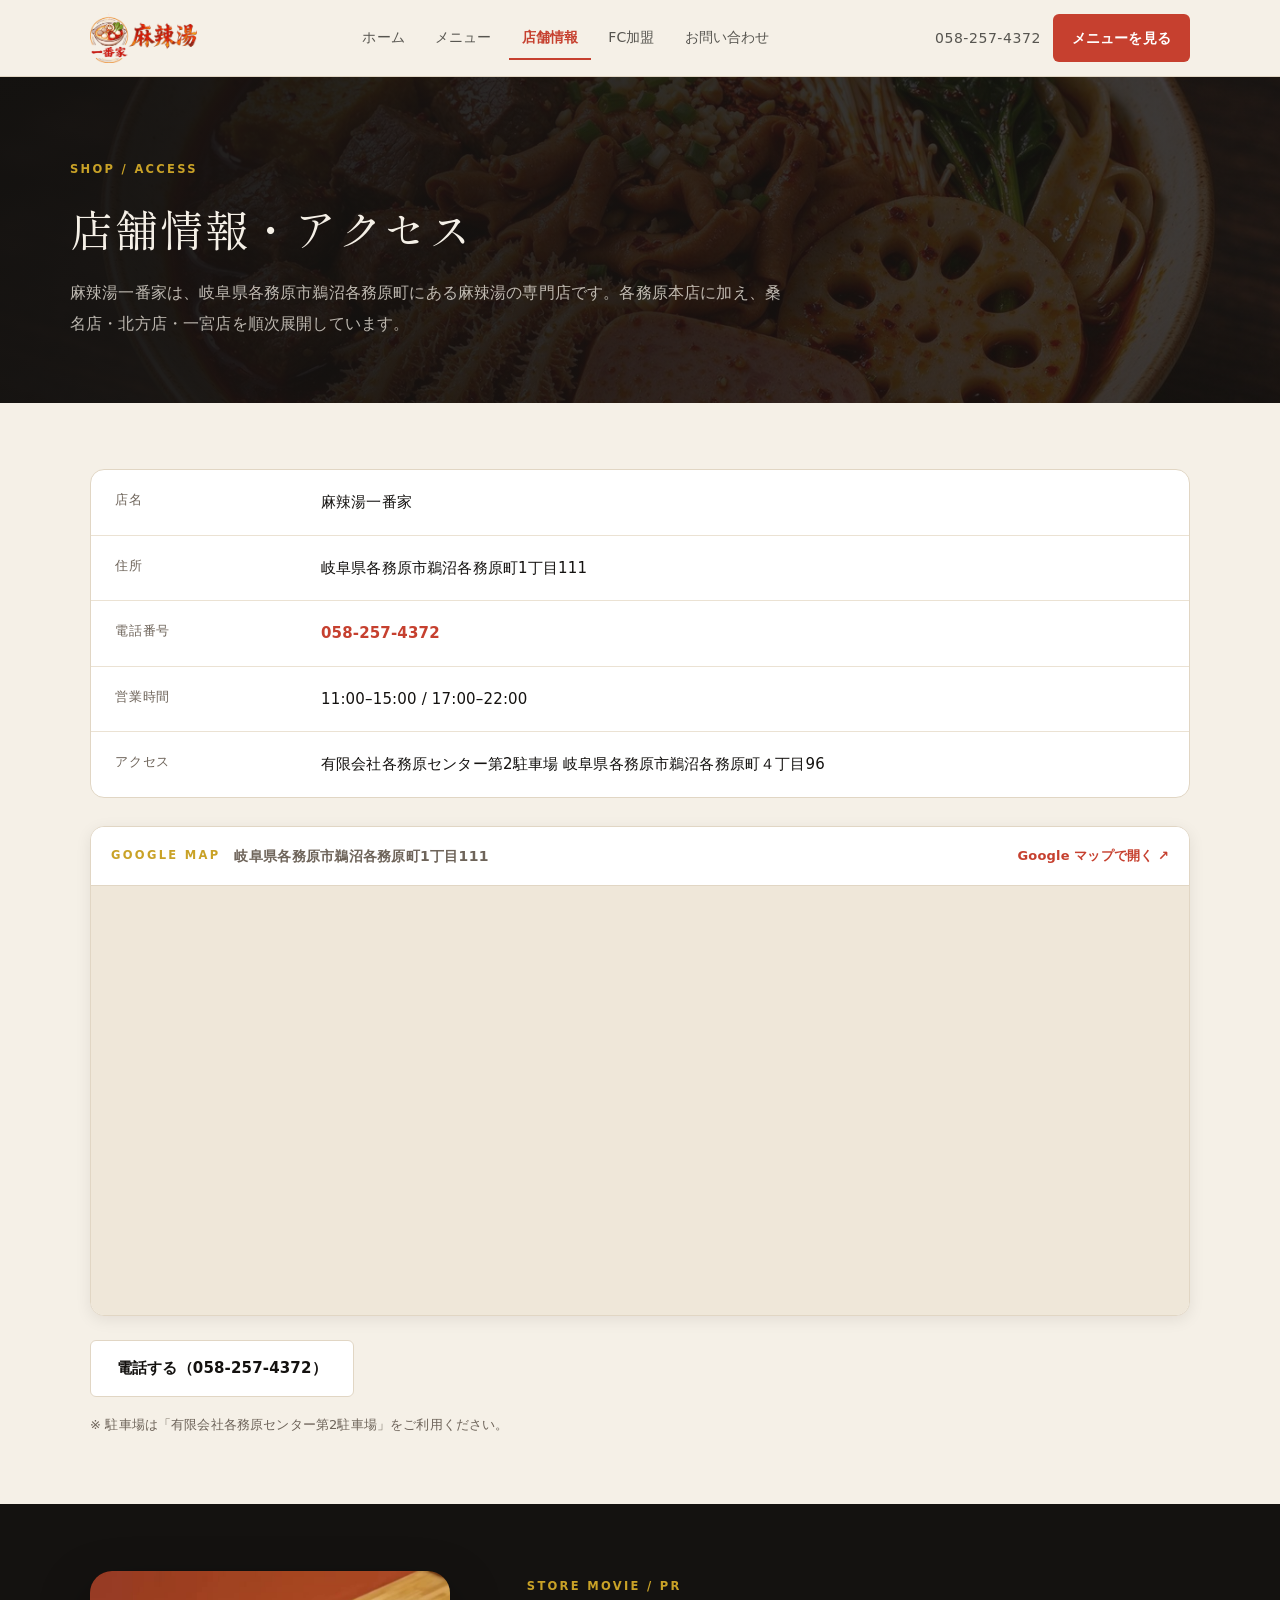
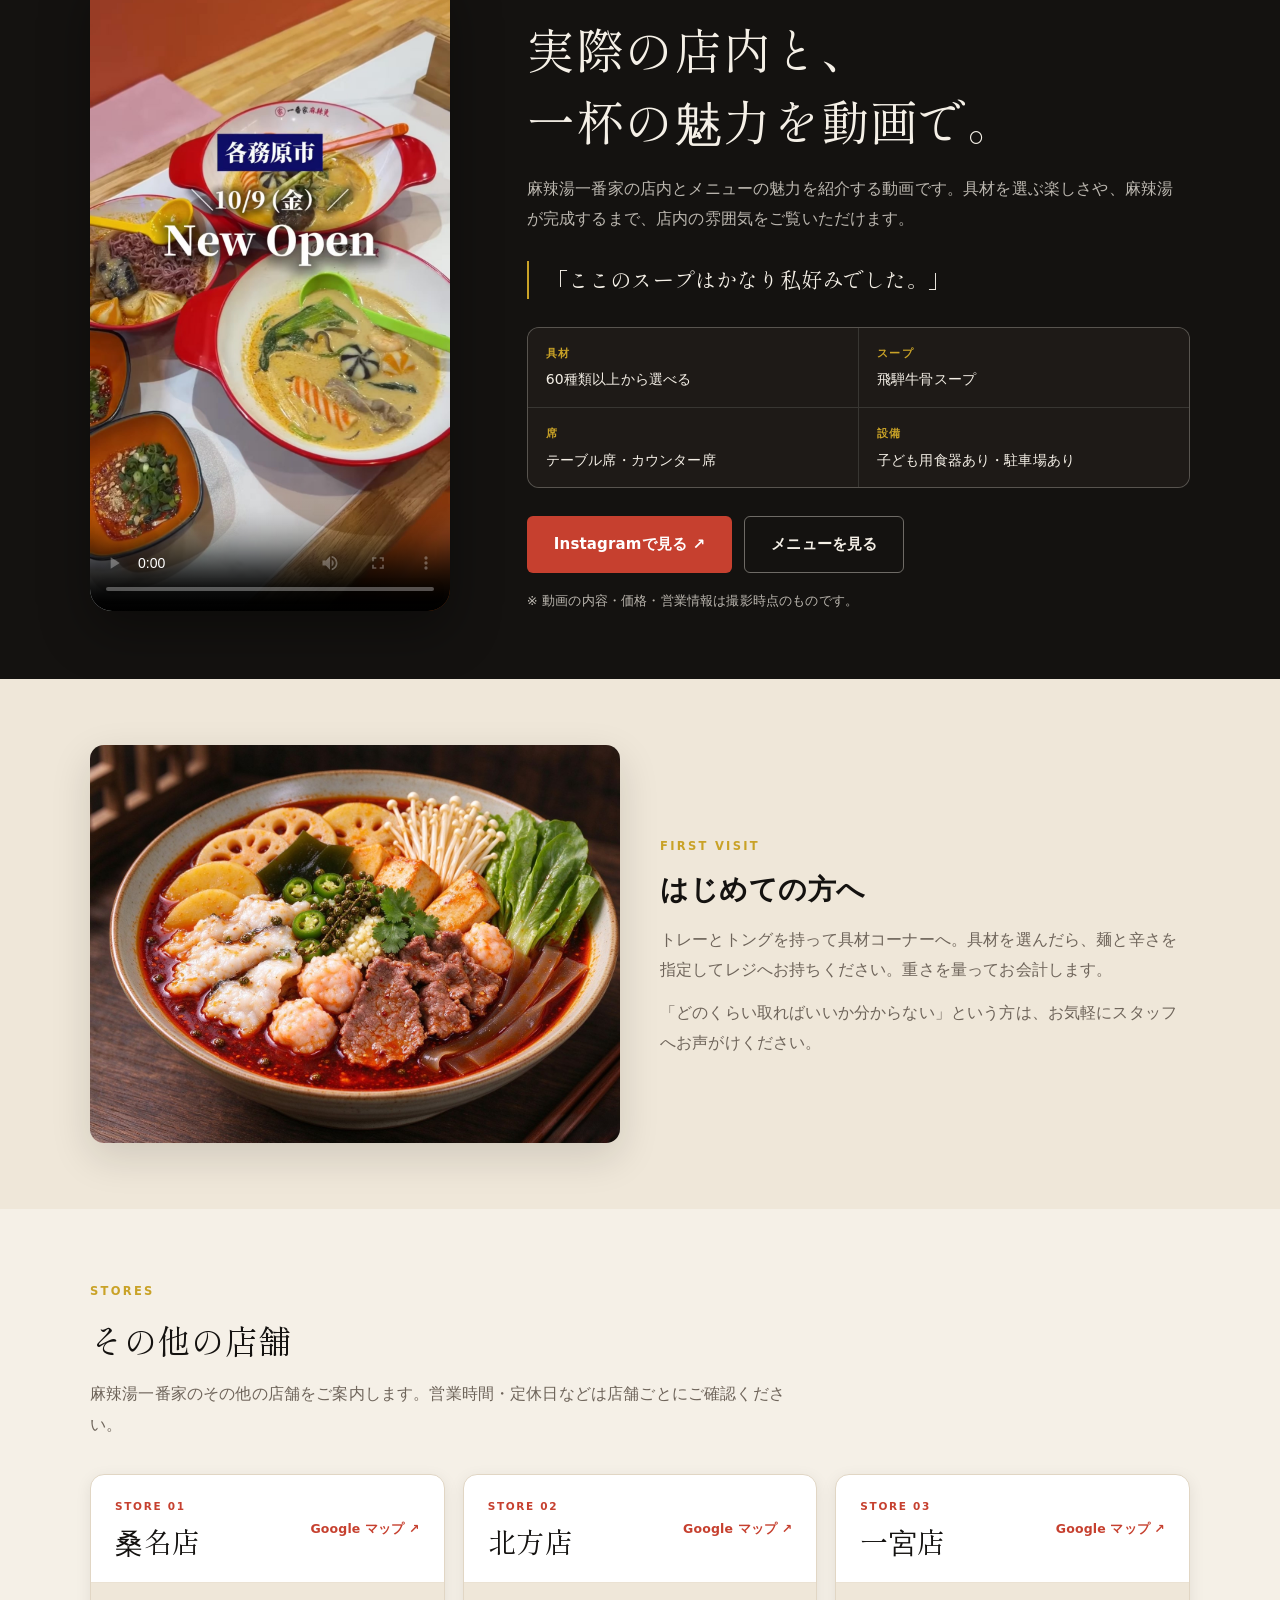
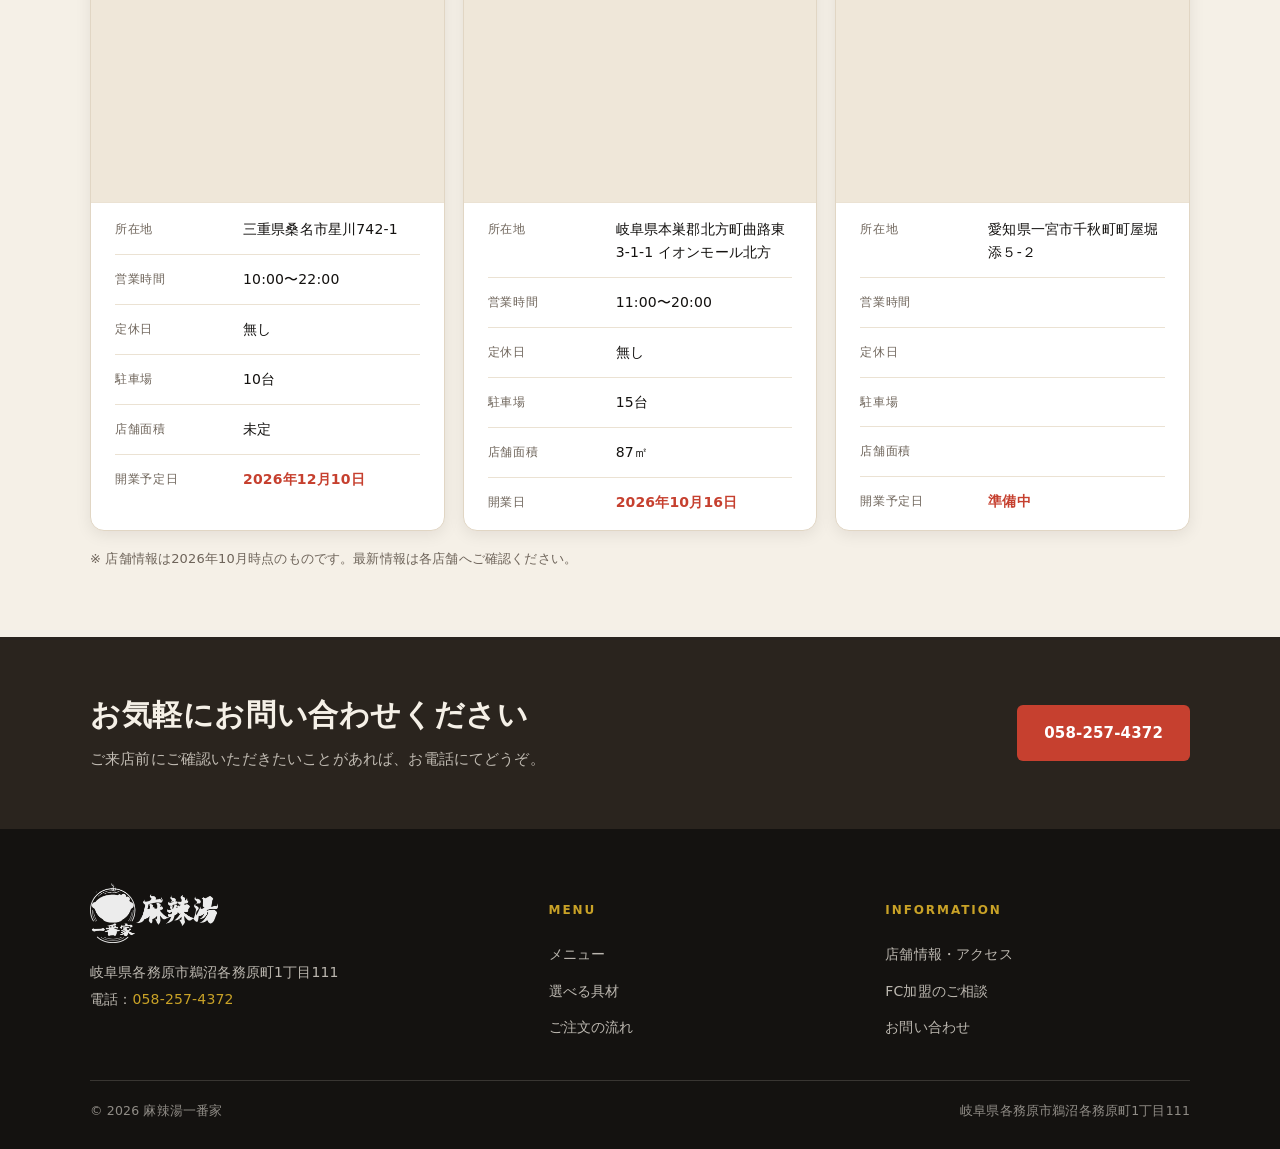
<file: store.html>
<!DOCTYPE html>
<html lang="ja">
<head>
<meta charset="utf-8">
<meta name="viewport" content="width=device-width, initial-scale=1">
<title>店舗情報・アクセス｜麻辣湯一番家</title>
<meta name="description" content="麻辣湯一番家の店舗情報。各務原本店、桑名店、北方店、一宮店の住所、営業時間、アクセスをご案内します。">
<link rel="canonical" href="https://www.ichibannya.jp/store.html">
<meta property="og:title" content="店舗情報・アクセス｜麻辣湯一番家">
<meta property="og:description" content="麻辣湯一番家の店舗情報。各務原本店、桑名店、北方店、一宮店の住所、営業時間、アクセスをご案内します。">
<meta property="og:type" content="website">
<meta property="og:url" content="https://www.ichibannya.jp/store.html">
<meta property="og:site_name" content="麻辣湯一番家">
<meta property="og:image" content="https://www.ichibannya.jp/assets/img/dishes/dish-05.jpg">
<meta property="og:image:width" content="1400">
<meta property="og:image:height" content="1050">
<meta property="og:image:alt" content="麻辣湯一番家の麻辣湯">
<meta name="twitter:card" content="summary_large_image">
<meta name="twitter:title" content="店舗情報・アクセス｜麻辣湯一番家">
<meta name="twitter:description" content="麻辣湯一番家の店舗情報。各務原本店、桑名店、北方店、一宮店の住所、営業時間、アクセスをご案内します。">
<meta name="twitter:image" content="https://www.ichibannya.jp/assets/img/dishes/dish-05.jpg">
<script type="application/ld+json">{"@context":"https://schema.org","@type":"Restaurant","@id":"https://www.ichibannya.jp/#restaurant","name":"麻辣湯一番家","alternateName":["一番家","マーラータン一番家"],"url":"https://www.ichibannya.jp/","image":"https://www.ichibannya.jp/assets/img/dishes/dish-01.jpg","logo":"https://www.ichibannya.jp/assets/img/logo-square.webp","description":"麻辣湯一番家は、岐阜県各務原市にある麻辣湯専門店です。好きな具材を選んで、自分だけの一杯を楽しめます。","telephone":"+81-58-257-4372","servesCuisine":["麻辣湯","四川料理","中華料理"],"hasMenu":"https://www.ichibannya.jp/menu.html","sameAs":["https://www.instagram.com/reel/DebhLmJh9en/"],"address":{"@type":"PostalAddress","postalCode":"509-0141","addressRegion":"岐阜県","addressLocality":"各務原市","streetAddress":"鵜沼各務原町1丁目111","addressCountry":"JP"},"openingHoursSpecification":[{"@type":"OpeningHoursSpecification","dayOfWeek":["Monday","Tuesday","Wednesday","Thursday","Friday","Saturday","Sunday"],"opens":"11:00","closes":"15:00"},{"@type":"OpeningHoursSpecification","dayOfWeek":["Monday","Tuesday","Wednesday","Thursday","Friday","Saturday","Sunday"],"opens":"17:00","closes":"22:00"}]}</script>
<link rel="icon" href="assets/img/favicon-32.png" sizes="32x32">
<link rel="apple-touch-icon" href="assets/img/apple-touch-icon.png">
<link rel="stylesheet" href="assets/css/font-shippori-mincho.css">
<link rel="stylesheet" href="assets/css/style.css">
</head>
<body>
<header class="hd">
  <div class="wrap hd__in">
    <a class="hd__logo" href="/" aria-label="麻辣湯一番家 ホーム"><img src="assets/img/logo-horizontal.webp" alt="麻辣湯一番家" width="1000" height="467"></a>
    <nav class="hd__nav" aria-label="メインメニュー"><a href="/">ホーム</a><a href="menu.html">メニュー</a><a href="store.html" aria-current="page">店舗情報</a><a href="franchise.html">FC加盟</a><a href="contact.html">お問い合わせ</a></nav>
    <div class="hd__cta">
      <a class="hd__tel" href="tel:+81582574372">058-257-4372</a>
      <a class="btn btn--chili btn--sm" href="menu.html">メニューを見る</a>
      <button class="burger" id="burger" type="button" aria-label="メニューを開く" aria-expanded="false" aria-controls="mnav"><span></span></button>
    </div>
  </div>
  <div class="wrap"><nav class="mnav" id="mnav" aria-label="モバイルメニュー"><a href="/">ホーム</a><a href="menu.html">メニュー</a><a href="store.html" aria-current="page">店舗情報</a><a href="franchise.html">FC加盟</a><a href="contact.html">お問い合わせ</a><a href="tel:+81582574372">電話をかける（058-257-4372）</a></nav></div>
</header>
<main>
  
  <section class="phead">
    <img class="phead__bg" src="assets/img/dishes/dish-05.jpg" alt="" width="1400" height="1050">
    <div class="phead__scrim"></div>
    <div class="wrap phead__in">
      <span class="eyebrow">Shop / Access</span>
      <h1>店舗情報・アクセス</h1>
      <p>麻辣湯一番家は、岐阜県各務原市鵜沼各務原町にある麻辣湯の専門店です。各務原本店に加え、桑名店・北方店・一宮店を順次展開しています。</p>
    </div>
  </section>

  <section class="sec sec--paper">
    <div class="wrap">
      <div class="info">
        <div class="info__row"><dt>店名</dt><dd>麻辣湯一番家</dd></div>
        <div class="info__row"><dt>住所</dt><dd>岐阜県各務原市鵜沼各務原町1丁目111</dd></div>
        <div class="info__row"><dt>電話番号</dt><dd><a href="tel:+81582574372">058-257-4372</a></dd></div>
        <div class="info__row"><dt>営業時間</dt><dd>11:00–15:00 / 17:00–22:00</dd></div>

        <div class="info__row"><dt>アクセス</dt><dd>有限会社各務原センター第2駐車場 岐阜県各務原市鵜沼各務原町４丁目96</dd></div>

      </div>
      <div class="map-card">
        <div class="map-card__bar">
          <div><span class="eyebrow">Google Map</span><strong>岐阜県各務原市鵜沼各務原町1丁目111</strong></div>
          <a class="map-card__link" href="https://www.google.com/maps?cid=7394444040639862786" target="_blank" rel="noopener">Google マップで開く ↗</a>
        </div>
        <div class="map-card__frame">
          <iframe src="https://www.google.com/maps?q=%E4%B8%80%E7%95%AA%E5%AE%B6%20%E9%BA%BB%E8%BE%A3%E6%B9%AF%EF%BC%88%E5%90%84%E5%8B%99%E5%8E%9F%E6%9C%AC%E5%BA%97%EF%BC%89&output=embed&z=17&hl=ja" title="麻辣湯一番家のGoogle マップ" loading="lazy" referrerpolicy="no-referrer-when-downgrade" allowfullscreen></iframe>
        </div>
      </div>
      <div style="display:flex;gap:12px;flex-wrap:wrap;margin-top:24px">
        <a class="btn btn--line" href="tel:+81582574372">電話する（058-257-4372）</a>
      </div>
      <p class="note">※ 駐車場は「有限会社各務原センター第2駐車場」をご利用ください。</p>
    </div>
  </section>

  <section class="sec sec--ink reel-feature" aria-labelledby="store-movie-title">
    <div class="wrap reel-feature__grid">
      <div class="reel-feature__visual">
        <div class="reel-frame">
          <video class="reel-video" controls playsinline preload="metadata" poster="assets/img/store-promo-poster.jpg" aria-label="麻辣湯一番家 店内紹介動画">
            <source src="assets/video/store-promo-web.mp4" type="video/mp4">
            お使いのブラウザは動画再生に対応していません。
          </video>
        </div>

      </div>
      <div class="reel-feature__copy">
        <span class="eyebrow">Store Movie / PR</span>
        <h2 id="store-movie-title">実際の店内と、<br>一杯の魅力を動画で。</h2>
        <p class="lead">麻辣湯一番家の店内とメニューの魅力を紹介する動画です。具材を選ぶ楽しさや、麻辣湯が完成するまで、店内の雰囲気をご覧いただけます。</p>
        <blockquote class="reel-quote">「ここのスープはかなり私好みでした。」</blockquote>
        <dl class="reel-points">
          <div><dt>具材</dt><dd>60種類以上から選べる</dd></div>
          <div><dt>スープ</dt><dd>飛騨牛骨スープ</dd></div>
          <div><dt>席</dt><dd>テーブル席・カウンター席</dd></div>
          <div><dt>設備</dt><dd>子ども用食器あり・駐車場あり</dd></div>
        </dl>
        <div class="reel-actions">
          <a class="btn btn--chili" href="https://www.instagram.com/reel/DebhLmJh9en/" target="_blank" rel="noopener">Instagramで見る ↗</a>
          <a class="btn btn--inv" href="menu.html">メニューを見る</a>
        </div>
        <p class="note">※ 動画の内容・価格・営業情報は撮影時点のものです。</p>
      </div>
    </div>
  </section>

  <section class="sec sec--paper2">
    <div class="wrap split">
      <img src="assets/img/dishes/dish-04.jpg" alt="魚と海老団子の麻辣湯" width="1400" height="1050">
      <div>
        <span class="eyebrow">First visit</span>
        <h2 style="font-size:clamp(20px,2.4vw,28px);margin-top:10px">はじめての方へ</h2>
        <p class="lead" style="margin-top:14px">トレーとトングを持って具材コーナーへ。具材を選んだら、麺と辛さを指定してレジへお持ちください。重さを量ってお会計します。</p>
        <p class="lead" style="margin-top:12px">「どのくらい取ればいいか分からない」という方は、お気軽にスタッフへお声がけください。</p>
      </div>
    </div>
  </section>

  <section class="sec sec--paper" id="stores">
    <div class="wrap">
      <div class="sec__head">
        <span class="eyebrow">Stores</span>
        <h2>その他の店舗</h2>
        <p class="lead">麻辣湯一番家のその他の店舗をご案内します。営業時間・定休日などは店舗ごとにご確認ください。</p>
      </div>
      <div class="store-directory">
        <article class="store-card">
          <div class="store-card__head">
            <div><span class="store-card__no">STORE 01</span><h3>桑名店</h3></div>
            <a class="store-card__map" href="https://www.google.com/maps/search/?api=1&amp;query=%E4%B8%89%E9%87%8D%E7%9C%8C%E6%A1%91%E5%90%8D%E5%B8%82%E6%98%9F%E5%B7%9D742-1" target="_blank" rel="noopener">Google マップ ↗</a>
          </div>
          <div class="store-card__map-frame">
            <iframe src="https://www.google.com/maps?q=%E4%B8%89%E9%87%8D%E7%9C%8C%E6%A1%91%E5%90%8D%E5%B8%82%E6%98%9F%E5%B7%9D742-1&amp;output=embed&amp;z=16&amp;hl=ja" title="桑名店のGoogle マップ" loading="eager" referrerpolicy="no-referrer-when-downgrade" allowfullscreen></iframe>
          </div>
          <dl class="store-card__info">
            <div><dt>所在地</dt><dd>三重県桑名市星川742-1</dd></div>
            <div><dt>営業時間</dt><dd>10:00〜22:00</dd></div>
            <div><dt>定休日</dt><dd>無し</dd></div>
            <div class="store-card__row--parking"><dt>駐車場</dt><dd>10台</dd></div>
            <div class="store-card__row--area"><dt>店舗面積</dt><dd>未定</dd></div>
            <div><dt>開業予定日</dt><dd>2026年12月10日</dd></div>
          </dl>
        </article>
        <article class="store-card">
          <div class="store-card__head">
            <div><span class="store-card__no">STORE 02</span><h3>北方店</h3></div>
            <a class="store-card__map" href="https://www.google.com/maps/search/?api=1&amp;query=%E5%B2%90%E9%98%9C%E7%9C%8C%E6%9C%AC%E5%B7%A3%E9%83%A1%E5%8C%97%E6%96%B9%E7%94%BA%E6%9B%B2%E8%B7%AF%E6%9D%B13-1-1%20%E3%82%A4%E3%82%AA%E3%83%B3%E3%83%A2%E3%83%BC%E3%83%AB%E5%8C%97%E6%96%B9" target="_blank" rel="noopener">Google マップ ↗</a>
          </div>
          <div class="store-card__map-frame">
            <iframe src="https://www.google.com/maps?q=%E5%B2%90%E9%98%9C%E7%9C%8C%E6%9C%AC%E5%B7%A3%E9%83%A1%E5%8C%97%E6%96%B9%E7%94%BA%E6%9B%B2%E8%B7%AF%E6%9D%B13-1-1%20%E3%82%A4%E3%82%AA%E3%83%B3%E3%83%A2%E3%83%BC%E3%83%AB%E5%8C%97%E6%96%B9&amp;output=embed&amp;z=16&amp;hl=ja" title="北方店のGoogle マップ" loading="eager" referrerpolicy="no-referrer-when-downgrade" allowfullscreen></iframe>
          </div>
          <dl class="store-card__info">
            <div><dt>所在地</dt><dd>岐阜県本巣郡北方町曲路東3-1-1 イオンモール北方</dd></div>
            <div><dt>営業時間</dt><dd>11:00〜20:00</dd></div>
            <div><dt>定休日</dt><dd>無し</dd></div>
            <div class="store-card__row--parking"><dt>駐車場</dt><dd>15台</dd></div>
            <div class="store-card__row--area"><dt>店舗面積</dt><dd>87㎡</dd></div>
            <div><dt>開業日</dt><dd>2026年10月16日</dd></div>
          </dl>
        </article>
        <article class="store-card">
          <div class="store-card__head">
            <div><span class="store-card__no">STORE 03</span><h3>一宮店</h3></div>
            <a class="store-card__map" href="https://www.google.com/maps/search/?api=1&amp;query=%E6%84%9B%E7%9F%A5%E7%9C%8C%E4%B8%80%E5%AE%AE%E5%B8%82%E5%8D%83%E7%A7%8B%E7%94%BA%E7%94%BA%E5%B1%8B%E5%A0%80%E6%B7%BB%EF%BC%95-%EF%BC%92" target="_blank" rel="noopener">Google マップ ↗</a>
          </div>
          <div class="store-card__map-frame">
            <iframe src="https://www.google.com/maps?q=%E6%84%9B%E7%9F%A5%E7%9C%8C%E4%B8%80%E5%AE%AE%E5%B8%82%E5%8D%83%E7%A7%8B%E7%94%BA%E7%94%BA%E5%B1%8B%E5%A0%80%E6%B7%BB%EF%BC%95-%EF%BC%92&amp;output=embed&amp;z=16&amp;hl=ja" title="一宮店のGoogle マップ" loading="eager" referrerpolicy="no-referrer-when-downgrade" allowfullscreen></iframe>
          </div>
          <dl class="store-card__info">
            <div><dt>所在地</dt><dd>愛知県一宮市千秋町町屋堀添５-２</dd></div>
            <div><dt>営業時間</dt><dd></dd></div>
            <div><dt>定休日</dt><dd></dd></div>
            <div class="store-card__row--parking"><dt>駐車場</dt><dd></dd></div>
            <div class="store-card__row--area"><dt>店舗面積</dt><dd></dd></div>
            <div><dt>開業予定日</dt><dd>準備中</dd></div>
          </dl>
        </article>
      </div>
      <p class="note">※ 店舗情報は2026年10月時点のものです。最新情報は各店舗へご確認ください。</p>
    </div>
  </section>

  <section class="cta">
    <div class="wrap cta__in">
      <div><h2>お気軽にお問い合わせください</h2><p>ご来店前にご確認いただきたいことがあれば、お電話にてどうぞ。</p></div>
      <a class="btn btn--chili" href="tel:+81582574372">058-257-4372</a>
    </div>
  </section>
</main>
<footer class="ft">
  <div class="wrap">
    <div class="ft__grid">
      <div>
        <img class="ft__logo" src="assets/img/logo-horizontal.webp" alt="麻辣湯一番家">
        <p>岐阜県各務原市鵜沼各務原町1丁目111</p>
        <p>電話：<a href="tel:+81582574372" style="display:inline;color:var(--gold)">058-257-4372</a></p>
      </div>
      <div>
        <h4>Menu</h4>
        <a href="menu.html">メニュー</a>
        <a href="menu.html#ingredients">選べる具材</a>
        <a href="menu.html#order">ご注文の流れ</a>
      </div>
      <div>
        <h4>Information</h4>
        <a href="store.html">店舗情報・アクセス</a>
        <a href="franchise.html">FC加盟のご相談</a>
        <a href="contact.html">お問い合わせ</a>
      </div>
    </div>
    <div class="ft__bot">
      <span>© <span id="yr">2026</span> 麻辣湯一番家</span>
      <span>岐阜県各務原市鵜沼各務原町1丁目111</span>
    </div>
  </div>
</footer>
<script src="assets/js/site.js" defer></script>
</body>
</html>
</file>
<file: assets/css/font-shippori-mincho.css>
/* Shippori Mincho - SIL Open Font License 1.1 (display headings only, used slices) */
@font-face {
  font-family: 'Shippori Mincho';
  font-style: normal;
  font-weight: 400;
  font-display: swap;
  src: url(../fonts/VdGGAZweH5EbgHY6YExcZfDoj0BA3peS7qtgjp7PoXk4LwzLxlAlXE-_3UM.90.woff2) format('woff2');
  unicode-range: U+4e18, U+4fb5, U+5104, U+52c7, U+5353, U+5374, U+53e5, U+587e, U+594f, U+5a20, U+5de1, U+5f18, U+5fcd, U+6291, U+62ab, U+6355, U+6392, U+63da, U+63e1, U+656c, U+6687, U+68b0-68b1, U+68d2, U+68da, U+6b27, U+6cbc, U+7159, U+7344, U+73cd, U+76df, U+790e, U+7cf8, U+8102, U+88c1, U+8aa0, U+8e0f, U+9178, U+92ad, U+9670, U+96c5, U+9cf4, U+9db4, U+ff3e, U+ff6f, U+ff72, U+ff78, U+ff7d, U+ff84, U+ff8c;
}
@font-face {
  font-family: 'Shippori Mincho';
  font-style: normal;
  font-weight: 400;
  font-display: swap;
  src: url(../fonts/VdGGAZweH5EbgHY6YExcZfDoj0BA3peS7qtgjp7PoXk4LwzLxlAlXE-_3UM.92.woff2) format('woff2');
  unicode-range: U+2460, U+4e5f, U+4e7e, U+4ed9, U+501f, U+502b, U+5968, U+5974, U+5ac1, U+5b99, U+5ba3, U+5be7, U+5be9, U+5c64, U+5cb8, U+5ec3, U+5f1f, U+616e, U+6297, U+62e0, U+62ec, U+6368, U+642d, U+65e6, U+6717, U+676f, U+6b04, U+732e, U+7652, U+76ca, U+76d7, U+7802, U+7e70, U+7f6a, U+8133, U+81e8, U+866b, U+878d, U+88f8, U+8a5e, U+8cdb, U+8d08, U+907a, U+90e1, U+96f2, U+9f8d, U+ff35, U+ff37, U+ff40, U+ff9d;
}
@font-face {
  font-family: 'Shippori Mincho';
  font-style: normal;
  font-weight: 400;
  font-display: swap;
  src: url(../fonts/VdGGAZweH5EbgHY6YExcZfDoj0BA3peS7qtgjp7PoXk4LwzLxlAlXE-_3UM.93.woff2) format('woff2');
  unicode-range: U+21d2, U+25ce, U+300a-300b, U+4e89, U+4e9c, U+4ea1, U+5263, U+53cc, U+5426, U+5869, U+5947, U+598a, U+5999, U+5e55, U+5e72, U+5e79, U+5fae, U+5fb9, U+602a, U+6163, U+624d, U+6749, U+6c5a, U+6cbf, U+6d45, U+6dfb, U+6e7e, U+708e, U+725b, U+7763, U+79c0, U+7bc4, U+7c89, U+7e01, U+7e2e, U+8010, U+8033, U+8c6a, U+8cc3, U+8f1d, U+8f9b, U+8fb2, U+907f, U+90f7, U+9707, U+9818, U+9b3c, U+ff0a, U+ff4d;
}
@font-face {
  font-family: 'Shippori Mincho';
  font-style: normal;
  font-weight: 400;
  font-display: swap;
  src: url(../fonts/VdGGAZweH5EbgHY6YExcZfDoj0BA3peS7qtgjp7PoXk4LwzLxlAlXE-_3UM.108.woff2) format('woff2');
  unicode-range: U+2605-2606, U+301c, U+4e57, U+4fee, U+5065, U+52df, U+533b, U+5357, U+57df, U+58eb, U+58f0, U+591c, U+592a-592b, U+5948, U+5b85, U+5d0e, U+5ea7, U+5ff5, U+6025, U+63a1, U+63a5, U+63db, U+643a, U+65bd, U+671d, U+68ee, U+6982, U+6b73, U+6bd4, U+6d88, U+7570, U+7b11, U+7d76, U+8077, U+8217, U+8c37, U+8c61, U+8cc7, U+8d85, U+901f, U+962a, U+9802, U+9806, U+9854, U+98f2, U+9928, U+99c5, U+9ed2;
}
@font-face {
  font-family: 'Shippori Mincho';
  font-style: normal;
  font-weight: 400;
  font-display: swap;
  src: url(../fonts/VdGGAZweH5EbgHY6YExcZfDoj0BA3peS7qtgjp7PoXk4LwzLxlAlXE-_3UM.110.woff2) format('woff2');
  unicode-range: U+40, U+4e86, U+4e95, U+4f01, U+4f1d, U+4fbf, U+5099, U+5171, U+5177, U+53cb, U+53ce, U+53f0, U+5668, U+5712, U+5ba4, U+5ca1, U+5f85, U+60f3, U+653e, U+65ad, U+65e9, U+6620, U+6750, U+6761, U+6b62, U+6b74, U+6e08, U+6e80, U+7248, U+7531, U+7533, U+753a, U+77f3, U+798f, U+7f6e, U+8449, U+88fd, U+89b3, U+8a55, U+8ac7, U+8b77, U+8db3, U+8efd, U+8fd4, U+9031-9032, U+9580, U+9589, U+96d1, U+985e;
}
@font-face {
  font-family: 'Shippori Mincho';
  font-style: normal;
  font-weight: 400;
  font-display: swap;
  src: url(../fonts/VdGGAZweH5EbgHY6YExcZfDoj0BA3peS7qtgjp7PoXk4LwzLxlAlXE-_3UM.111.woff2) format('woff2');
  unicode-range: U+2b, U+d7, U+300e-300f, U+4e07, U+4e8c, U+512a, U+5149, U+518d, U+5236, U+52b9, U+52d9, U+5468, U+578b, U+57fa, U+5b8c, U+5ba2, U+5c02, U+5de5, U+5f37, U+5f62, U+623b, U+63d0, U+652f, U+672a, U+6848, U+6d41, U+7136, U+7537, U+754c, U+76f4, U+79c1, U+7ba1, U+7d44, U+7d4c, U+7dcf, U+7dda, U+7de8, U+82b1, U+897f, U+8ca9, U+8cfc, U+904e, U+9664, U+982d, U+9858, U+98a8, U+9a13, U+ff13, U+ff5c;
}
@font-face {
  font-family: 'Shippori Mincho';
  font-style: normal;
  font-weight: 400;
  font-display: swap;
  src: url(../fonts/VdGGAZweH5EbgHY6YExcZfDoj0BA3peS7qtgjp7PoXk4LwzLxlAlXE-_3UM.112.woff2) format('woff2');
  unicode-range: U+4e16, U+4e3b, U+4ea4, U+4ee4, U+4f4d, U+4f4f, U+4f55, U+4f9b, U+5317, U+5358, U+53c2, U+53e4, U+548c, U+571f, U+59cb, U+5cf6, U+5e38, U+63a2, U+63b2, U+6559, U+662d, U+679c, U+6c7a, U+72b6, U+7523, U+767d, U+770c, U+7a2e, U+7a3f, U+7a7a, U+7b2c, U+7b49, U+7d20, U+7d42, U+8003, U+8272, U+8a08, U+8aac, U+8cb7, U+8eab, U+8ee2, U+9054-9055, U+90fd, U+914d, U+91cd, U+969b, U+97f3, U+984c, U+ff06;
}
@font-face {
  font-family: 'Shippori Mincho';
  font-style: normal;
  font-weight: 400;
  font-display: swap;
  src: url(../fonts/VdGGAZweH5EbgHY6YExcZfDoj0BA3peS7qtgjp7PoXk4LwzLxlAlXE-_3UM.113.woff2) format('woff2');
  unicode-range: U+26, U+5f, U+2026, U+203b, U+4e09, U+4eac, U+4ed5, U+4fa1, U+5143, U+5199, U+5207, U+539f, U+53e3, U+53f7, U+5411, U+5473, U+5546, U+55b6, U+5929, U+597d, U+5bb9, U+5c11, U+5c4b, U+5ddd, U+5f97, U+5fc5, U+6295, U+6301, U+6307, U+671b, U+76f8, U+78ba, U+795e, U+7d30, U+7d39, U+7d9a, U+89e3, U+8a00, U+8a73, U+8a8d, U+8a9e, U+8aad, U+8abf, U+8cea, U+8eca, U+8ffd, U+904b, U+9650, U+ff11-ff12;
}
@font-face {
  font-family: 'Shippori Mincho';
  font-style: normal;
  font-weight: 400;
  font-display: swap;
  src: url(../fonts/VdGGAZweH5EbgHY6YExcZfDoj0BA3peS7qtgjp7PoXk4LwzLxlAlXE-_3UM.114.woff2) format('woff2');
  unicode-range: U+3e, U+3005, U+4e0d, U+4e88, U+4ecb, U+4ee3, U+4ef6, U+4fdd, U+4fe1, U+500b, U+50cf, U+5186, U+5316, U+53d7, U+540c, U+544a, U+54e1, U+5728, U+58f2, U+5973, U+5b89, U+5c71, U+5e02, U+5e97, U+5f15, U+5fc3, U+5fdc, U+601d, U+611b, U+611f, U+671f, U+6728, U+6765, U+683c, U+6b21, U+6ce8, U+6d3b, U+6d77, U+7530, U+7740, U+7acb, U+7d50, U+826f, U+8f09, U+8fbc, U+9001, U+9053, U+91ce, U+9762, U+98df;
}
@font-face {
  font-family: 'Shippori Mincho';
  font-style: normal;
  font-weight: 400;
  font-display: swap;
  src: url(../fonts/VdGGAZweH5EbgHY6YExcZfDoj0BA3peS7qtgjp7PoXk4LwzLxlAlXE-_3UM.115.woff2) format('woff2');
  unicode-range: U+7c, U+3080, U+4ee5, U+5148, U+516c, U+521d, U+5225, U+529b, U+52a0, U+53ef, U+56de, U+56fd, U+5909, U+591a, U+5b66, U+5b9f, U+5bb6, U+5bfe, U+5e73, U+5e83, U+5ea6, U+5f53, U+6027, U+610f, U+6210, U+6240, U+660e, U+66f4, U+66f8, U+6709, U+6771, U+697d, U+69d8, U+6a5f, U+6c34, U+6cbb, U+73fe, U+756a, U+7684, U+771f, U+793a, U+7f8e, U+898f, U+8a2d, U+8a71, U+8fd1, U+9078, U+9577, U+96fb, U+ff5e;
}
@font-face {
  font-family: 'Shippori Mincho';
  font-style: normal;
  font-weight: 400;
  font-display: swap;
  src: url(../fonts/VdGGAZweH5EbgHY6YExcZfDoj0BA3peS7qtgjp7PoXk4LwzLxlAlXE-_3UM.116.woff2) format('woff2');
  unicode-range: U+a9, U+3010-3011, U+30e2, U+4e0b, U+4eca, U+4ed6, U+4ed8, U+4f53, U+4f5c, U+4f7f, U+53d6, U+540d, U+54c1, U+5730, U+5916, U+5b50, U+5c0f, U+5f8c, U+624b, U+6570, U+6587, U+6599, U+691c, U+696d, U+6cd5, U+7269, U+7279, U+7406, U+767a-767b, U+77e5, U+7d04, U+7d22, U+8005, U+80fd, U+81ea, U+8868, U+8981, U+89a7, U+901a, U+9023, U+90e8, U+91d1, U+9332, U+958b, U+96c6, U+9ad8, U+ff1a, U+ff1f;
}
@font-face {
  font-family: 'Shippori Mincho';
  font-style: normal;
  font-weight: 400;
  font-display: swap;
  src: url(../fonts/VdGGAZweH5EbgHY6YExcZfDoj0BA3peS7qtgjp7PoXk4LwzLxlAlXE-_3UM.117.woff2) format('woff2');
  unicode-range: U+4e, U+a0, U+3000, U+300c-300d, U+4e00, U+4e0a, U+4e2d, U+4e8b, U+4eba, U+4f1a, U+5165, U+5168, U+5185, U+51fa, U+5206, U+5229, U+524d, U+52d5, U+5408, U+554f, U+5831, U+5834, U+5927, U+5b9a, U+5e74, U+5f0f, U+60c5, U+65b0, U+65b9, U+6642, U+6700, U+672c, U+682a, U+6b63, U+6c17, U+7121, U+751f, U+7528, U+753b, U+76ee, U+793e, U+884c, U+898b, U+8a18, U+9593, U+95a2, U+ff01, U+ff08-ff09;
}
@font-face {
  font-family: 'Shippori Mincho';
  font-style: normal;
  font-weight: 400;
  font-display: swap;
  src: url(../fonts/VdGGAZweH5EbgHY6YExcZfDoj0BA3peS7qtgjp7PoXk4LwzLxlAlXE-_3UM.118.woff2) format('woff2');
  unicode-range: U+21-22, U+27-2a, U+2c-3b, U+3f, U+41-4d, U+4f-5d, U+61-7b, U+7d, U+ab, U+ae, U+b2-b3, U+b7, U+bb, U+c9, U+cd, U+d6, U+d8, U+dc, U+e0-e5, U+e7-ed, U+ef, U+f1-f4, U+f6, U+f8, U+fa, U+fc-fd, U+103, U+14d, U+1b0, U+300-301, U+1ebf, U+1ec7, U+2013-2014, U+201c-201d, U+2039-203a, U+203c, U+2048-2049, U+2113, U+2122, U+65e5, U+6708, U+70b9;
}
@font-face {
  font-family: 'Shippori Mincho';
  font-style: normal;
  font-weight: 400;
  font-display: swap;
  src: url(../fonts/VdGGAZweH5EbgHY6YExcZfDoj0BA3peS7qtgjp7PoXk4LwzLxlAlXE-_3UM.119.woff2) format('woff2');
  unicode-range: U+20, U+2027, U+3001-3002, U+3041-307f, U+3081-308f, U+3091-3093, U+3099-309a, U+309d-309e, U+30a1-30e1, U+30e3-30ed, U+30ef-30f0, U+30f2-30f4, U+30fb-30fe, U+ff0c, U+ff0e;
}
@font-face {
  font-family: 'Shippori Mincho';
  font-style: normal;
  font-weight: 400;
  font-display: swap;
  src: url(../fonts/VdGGAZweH5EbgHY6YExcZfDoj0Bw3PWD.woff2) format('woff2');
  unicode-range: U+0000-00FF, U+0131, U+0152-0153, U+02BB-02BC, U+02C6, U+02DA, U+02DC, U+0304, U+0308, U+0329, U+2000-206F, U+20AC, U+2122, U+2191, U+2193, U+2212, U+2215, U+FEFF, U+FFFD;
}
@font-face {
  font-family: 'Shippori Mincho';
  font-style: normal;
  font-weight: 600;
  font-display: swap;
  src: url(../fonts/VdGDAZweH5EbgHY6YExcZfDoj0B4A9Gm4fke5f7ErmwqJDbcxmkgTEWquC8NvBI.90.woff2) format('woff2');
  unicode-range: U+4e18, U+4fb5, U+5104, U+52c7, U+5353, U+5374, U+53e5, U+587e, U+594f, U+5a20, U+5de1, U+5f18, U+5fcd, U+6291, U+62ab, U+6355, U+6392, U+63da, U+63e1, U+656c, U+6687, U+68b0-68b1, U+68d2, U+68da, U+6b27, U+6cbc, U+7159, U+7344, U+73cd, U+76df, U+790e, U+7cf8, U+8102, U+88c1, U+8aa0, U+8e0f, U+9178, U+92ad, U+9670, U+96c5, U+9cf4, U+9db4, U+ff3e, U+ff6f, U+ff72, U+ff78, U+ff7d, U+ff84, U+ff8c;
}
@font-face {
  font-family: 'Shippori Mincho';
  font-style: normal;
  font-weight: 600;
  font-display: swap;
  src: url(../fonts/VdGDAZweH5EbgHY6YExcZfDoj0B4A9Gm4fke5f7ErmwqJDbcxmkgTEWquC8NvBI.92.woff2) format('woff2');
  unicode-range: U+2460, U+4e5f, U+4e7e, U+4ed9, U+501f, U+502b, U+5968, U+5974, U+5ac1, U+5b99, U+5ba3, U+5be7, U+5be9, U+5c64, U+5cb8, U+5ec3, U+5f1f, U+616e, U+6297, U+62e0, U+62ec, U+6368, U+642d, U+65e6, U+6717, U+676f, U+6b04, U+732e, U+7652, U+76ca, U+76d7, U+7802, U+7e70, U+7f6a, U+8133, U+81e8, U+866b, U+878d, U+88f8, U+8a5e, U+8cdb, U+8d08, U+907a, U+90e1, U+96f2, U+9f8d, U+ff35, U+ff37, U+ff40, U+ff9d;
}
@font-face {
  font-family: 'Shippori Mincho';
  font-style: normal;
  font-weight: 600;
  font-display: swap;
  src: url(../fonts/VdGDAZweH5EbgHY6YExcZfDoj0B4A9Gm4fke5f7ErmwqJDbcxmkgTEWquC8NvBI.93.woff2) format('woff2');
  unicode-range: U+21d2, U+25ce, U+300a-300b, U+4e89, U+4e9c, U+4ea1, U+5263, U+53cc, U+5426, U+5869, U+5947, U+598a, U+5999, U+5e55, U+5e72, U+5e79, U+5fae, U+5fb9, U+602a, U+6163, U+624d, U+6749, U+6c5a, U+6cbf, U+6d45, U+6dfb, U+6e7e, U+708e, U+725b, U+7763, U+79c0, U+7bc4, U+7c89, U+7e01, U+7e2e, U+8010, U+8033, U+8c6a, U+8cc3, U+8f1d, U+8f9b, U+8fb2, U+907f, U+90f7, U+9707, U+9818, U+9b3c, U+ff0a, U+ff4d;
}
@font-face {
  font-family: 'Shippori Mincho';
  font-style: normal;
  font-weight: 600;
  font-display: swap;
  src: url(../fonts/VdGDAZweH5EbgHY6YExcZfDoj0B4A9Gm4fke5f7ErmwqJDbcxmkgTEWquC8NvBI.108.woff2) format('woff2');
  unicode-range: U+2605-2606, U+301c, U+4e57, U+4fee, U+5065, U+52df, U+533b, U+5357, U+57df, U+58eb, U+58f0, U+591c, U+592a-592b, U+5948, U+5b85, U+5d0e, U+5ea7, U+5ff5, U+6025, U+63a1, U+63a5, U+63db, U+643a, U+65bd, U+671d, U+68ee, U+6982, U+6b73, U+6bd4, U+6d88, U+7570, U+7b11, U+7d76, U+8077, U+8217, U+8c37, U+8c61, U+8cc7, U+8d85, U+901f, U+962a, U+9802, U+9806, U+9854, U+98f2, U+9928, U+99c5, U+9ed2;
}
@font-face {
  font-family: 'Shippori Mincho';
  font-style: normal;
  font-weight: 600;
  font-display: swap;
  src: url(../fonts/VdGDAZweH5EbgHY6YExcZfDoj0B4A9Gm4fke5f7ErmwqJDbcxmkgTEWquC8NvBI.110.woff2) format('woff2');
  unicode-range: U+40, U+4e86, U+4e95, U+4f01, U+4f1d, U+4fbf, U+5099, U+5171, U+5177, U+53cb, U+53ce, U+53f0, U+5668, U+5712, U+5ba4, U+5ca1, U+5f85, U+60f3, U+653e, U+65ad, U+65e9, U+6620, U+6750, U+6761, U+6b62, U+6b74, U+6e08, U+6e80, U+7248, U+7531, U+7533, U+753a, U+77f3, U+798f, U+7f6e, U+8449, U+88fd, U+89b3, U+8a55, U+8ac7, U+8b77, U+8db3, U+8efd, U+8fd4, U+9031-9032, U+9580, U+9589, U+96d1, U+985e;
}
@font-face {
  font-family: 'Shippori Mincho';
  font-style: normal;
  font-weight: 600;
  font-display: swap;
  src: url(../fonts/VdGDAZweH5EbgHY6YExcZfDoj0B4A9Gm4fke5f7ErmwqJDbcxmkgTEWquC8NvBI.111.woff2) format('woff2');
  unicode-range: U+2b, U+d7, U+300e-300f, U+4e07, U+4e8c, U+512a, U+5149, U+518d, U+5236, U+52b9, U+52d9, U+5468, U+578b, U+57fa, U+5b8c, U+5ba2, U+5c02, U+5de5, U+5f37, U+5f62, U+623b, U+63d0, U+652f, U+672a, U+6848, U+6d41, U+7136, U+7537, U+754c, U+76f4, U+79c1, U+7ba1, U+7d44, U+7d4c, U+7dcf, U+7dda, U+7de8, U+82b1, U+897f, U+8ca9, U+8cfc, U+904e, U+9664, U+982d, U+9858, U+98a8, U+9a13, U+ff13, U+ff5c;
}
@font-face {
  font-family: 'Shippori Mincho';
  font-style: normal;
  font-weight: 600;
  font-display: swap;
  src: url(../fonts/VdGDAZweH5EbgHY6YExcZfDoj0B4A9Gm4fke5f7ErmwqJDbcxmkgTEWquC8NvBI.112.woff2) format('woff2');
  unicode-range: U+4e16, U+4e3b, U+4ea4, U+4ee4, U+4f4d, U+4f4f, U+4f55, U+4f9b, U+5317, U+5358, U+53c2, U+53e4, U+548c, U+571f, U+59cb, U+5cf6, U+5e38, U+63a2, U+63b2, U+6559, U+662d, U+679c, U+6c7a, U+72b6, U+7523, U+767d, U+770c, U+7a2e, U+7a3f, U+7a7a, U+7b2c, U+7b49, U+7d20, U+7d42, U+8003, U+8272, U+8a08, U+8aac, U+8cb7, U+8eab, U+8ee2, U+9054-9055, U+90fd, U+914d, U+91cd, U+969b, U+97f3, U+984c, U+ff06;
}
@font-face {
  font-family: 'Shippori Mincho';
  font-style: normal;
  font-weight: 600;
  font-display: swap;
  src: url(../fonts/VdGDAZweH5EbgHY6YExcZfDoj0B4A9Gm4fke5f7ErmwqJDbcxmkgTEWquC8NvBI.113.woff2) format('woff2');
  unicode-range: U+26, U+5f, U+2026, U+203b, U+4e09, U+4eac, U+4ed5, U+4fa1, U+5143, U+5199, U+5207, U+539f, U+53e3, U+53f7, U+5411, U+5473, U+5546, U+55b6, U+5929, U+597d, U+5bb9, U+5c11, U+5c4b, U+5ddd, U+5f97, U+5fc5, U+6295, U+6301, U+6307, U+671b, U+76f8, U+78ba, U+795e, U+7d30, U+7d39, U+7d9a, U+89e3, U+8a00, U+8a73, U+8a8d, U+8a9e, U+8aad, U+8abf, U+8cea, U+8eca, U+8ffd, U+904b, U+9650, U+ff11-ff12;
}
@font-face {
  font-family: 'Shippori Mincho';
  font-style: normal;
  font-weight: 600;
  font-display: swap;
  src: url(../fonts/VdGDAZweH5EbgHY6YExcZfDoj0B4A9Gm4fke5f7ErmwqJDbcxmkgTEWquC8NvBI.114.woff2) format('woff2');
  unicode-range: U+3e, U+3005, U+4e0d, U+4e88, U+4ecb, U+4ee3, U+4ef6, U+4fdd, U+4fe1, U+500b, U+50cf, U+5186, U+5316, U+53d7, U+540c, U+544a, U+54e1, U+5728, U+58f2, U+5973, U+5b89, U+5c71, U+5e02, U+5e97, U+5f15, U+5fc3, U+5fdc, U+601d, U+611b, U+611f, U+671f, U+6728, U+6765, U+683c, U+6b21, U+6ce8, U+6d3b, U+6d77, U+7530, U+7740, U+7acb, U+7d50, U+826f, U+8f09, U+8fbc, U+9001, U+9053, U+91ce, U+9762, U+98df;
}
@font-face {
  font-family: 'Shippori Mincho';
  font-style: normal;
  font-weight: 600;
  font-display: swap;
  src: url(../fonts/VdGDAZweH5EbgHY6YExcZfDoj0B4A9Gm4fke5f7ErmwqJDbcxmkgTEWquC8NvBI.115.woff2) format('woff2');
  unicode-range: U+7c, U+3080, U+4ee5, U+5148, U+516c, U+521d, U+5225, U+529b, U+52a0, U+53ef, U+56de, U+56fd, U+5909, U+591a, U+5b66, U+5b9f, U+5bb6, U+5bfe, U+5e73, U+5e83, U+5ea6, U+5f53, U+6027, U+610f, U+6210, U+6240, U+660e, U+66f4, U+66f8, U+6709, U+6771, U+697d, U+69d8, U+6a5f, U+6c34, U+6cbb, U+73fe, U+756a, U+7684, U+771f, U+793a, U+7f8e, U+898f, U+8a2d, U+8a71, U+8fd1, U+9078, U+9577, U+96fb, U+ff5e;
}
@font-face {
  font-family: 'Shippori Mincho';
  font-style: normal;
  font-weight: 600;
  font-display: swap;
  src: url(../fonts/VdGDAZweH5EbgHY6YExcZfDoj0B4A9Gm4fke5f7ErmwqJDbcxmkgTEWquC8NvBI.116.woff2) format('woff2');
  unicode-range: U+a9, U+3010-3011, U+30e2, U+4e0b, U+4eca, U+4ed6, U+4ed8, U+4f53, U+4f5c, U+4f7f, U+53d6, U+540d, U+54c1, U+5730, U+5916, U+5b50, U+5c0f, U+5f8c, U+624b, U+6570, U+6587, U+6599, U+691c, U+696d, U+6cd5, U+7269, U+7279, U+7406, U+767a-767b, U+77e5, U+7d04, U+7d22, U+8005, U+80fd, U+81ea, U+8868, U+8981, U+89a7, U+901a, U+9023, U+90e8, U+91d1, U+9332, U+958b, U+96c6, U+9ad8, U+ff1a, U+ff1f;
}
@font-face {
  font-family: 'Shippori Mincho';
  font-style: normal;
  font-weight: 600;
  font-display: swap;
  src: url(../fonts/VdGDAZweH5EbgHY6YExcZfDoj0B4A9Gm4fke5f7ErmwqJDbcxmkgTEWquC8NvBI.117.woff2) format('woff2');
  unicode-range: U+4e, U+a0, U+3000, U+300c-300d, U+4e00, U+4e0a, U+4e2d, U+4e8b, U+4eba, U+4f1a, U+5165, U+5168, U+5185, U+51fa, U+5206, U+5229, U+524d, U+52d5, U+5408, U+554f, U+5831, U+5834, U+5927, U+5b9a, U+5e74, U+5f0f, U+60c5, U+65b0, U+65b9, U+6642, U+6700, U+672c, U+682a, U+6b63, U+6c17, U+7121, U+751f, U+7528, U+753b, U+76ee, U+793e, U+884c, U+898b, U+8a18, U+9593, U+95a2, U+ff01, U+ff08-ff09;
}
@font-face {
  font-family: 'Shippori Mincho';
  font-style: normal;
  font-weight: 600;
  font-display: swap;
  src: url(../fonts/VdGDAZweH5EbgHY6YExcZfDoj0B4A9Gm4fke5f7ErmwqJDbcxmkgTEWquC8NvBI.118.woff2) format('woff2');
  unicode-range: U+21-22, U+27-2a, U+2c-3b, U+3f, U+41-4d, U+4f-5d, U+61-7b, U+7d, U+ab, U+ae, U+b2-b3, U+b7, U+bb, U+c9, U+cd, U+d6, U+d8, U+dc, U+e0-e5, U+e7-ed, U+ef, U+f1-f4, U+f6, U+f8, U+fa, U+fc-fd, U+103, U+14d, U+1b0, U+300-301, U+1ebf, U+1ec7, U+2013-2014, U+201c-201d, U+2039-203a, U+203c, U+2048-2049, U+2113, U+2122, U+65e5, U+6708, U+70b9;
}
@font-face {
  font-family: 'Shippori Mincho';
  font-style: normal;
  font-weight: 600;
  font-display: swap;
  src: url(../fonts/VdGDAZweH5EbgHY6YExcZfDoj0B4A9Gm4fke5f7ErmwqJDbcxmkgTEWquC8NvBI.119.woff2) format('woff2');
  unicode-range: U+20, U+2027, U+3001-3002, U+3041-307f, U+3081-308f, U+3091-3093, U+3099-309a, U+309d-309e, U+30a1-30e1, U+30e3-30ed, U+30ef-30f0, U+30f2-30f4, U+30fb-30fe, U+ff0c, U+ff0e;
}
@font-face {
  font-family: 'Shippori Mincho';
  font-style: normal;
  font-weight: 600;
  font-display: swap;
  src: url(../fonts/VdGDAZweH5EbgHY6YExcZfDoj0B4A9GW45sP.woff2) format('woff2');
  unicode-range: U+0000-00FF, U+0131, U+0152-0153, U+02BB-02BC, U+02C6, U+02DA, U+02DC, U+0304, U+0308, U+0329, U+2000-206F, U+20AC, U+2122, U+2191, U+2193, U+2212, U+2215, U+FEFF, U+FFFD;
}
</file>
<file: assets/css/style.css>
:root{
  --ink:#141210; --ink-soft:#1E1A17; --ink-3:#2A241E;
  --paper:#F5F0E7; --paper-2:#EFE7D9; --white:#FFFFFF;
  --chili:#C6402F; --chili-deep:#A5301F; --gold:#C9A227;
  --muted:#6E645A; --muted-inv:rgba(245,240,231,.74);
  --line:#E1D6C4; --line-2:#EBE2D3; --line-inv:rgba(245,240,231,.16);
  --r:14px; --r-lg:22px; --max:1140px;
  --sh:0 14px 40px rgba(20,18,16,.14); --sh-sm:0 4px 16px rgba(20,18,16,.08);
  --sans:"Hiragino Kaku Gothic ProN","Hiragino Sans","Yu Gothic Medium","Yu Gothic",Meiryo,system-ui,-apple-system,"Segoe UI",sans-serif;
  --serif:"Shippori Mincho","Hiragino Mincho ProN","Yu Mincho","YuMincho",serif;
}
*,*::before,*::after{box-sizing:border-box}
html{scroll-behavior:smooth}
body{margin:0;background:var(--paper);color:var(--ink);font-family:var(--sans);font-size:16px;line-height:1.9;letter-spacing:.01em;-webkit-font-smoothing:antialiased;overflow-x:hidden}
img{max-width:100%;height:auto;display:block}
a{color:inherit;text-decoration:none}
h1,h2,h3{line-height:1.45;margin:0;font-weight:700;letter-spacing:.02em}
p{margin:0}
ul{margin:0;padding:0;list-style:none}
.wrap{width:100%;max-width:var(--max);margin:0 auto;padding:0 20px}
.skip{position:absolute;left:-9999px}
.skip:focus{left:12px;top:12px;z-index:99;background:#fff;padding:10px 16px;border-radius:8px}
.eyebrow{display:inline-block;font-size:11.5px;letter-spacing:.2em;text-transform:uppercase;color:var(--gold);font-weight:700}
.lead{color:var(--muted)}
.serif{font-family:var(--serif)}

/* buttons */
.btn{display:inline-flex;align-items:center;justify-content:center;gap:8px;padding:13px 26px;border-radius:6px;font-size:15px;font-weight:700;border:1px solid transparent;cursor:pointer;transition:.18s;font-family:inherit}
.btn--chili{background:var(--chili);color:#fff}
.btn--chili:hover{background:var(--chili-deep)}
.btn--line{border-color:var(--line);background:var(--white);color:var(--ink)}
.btn--line:hover{border-color:var(--chili);color:var(--chili)}
.btn--inv{border-color:rgba(245,240,231,.4);color:var(--paper);background:transparent}
.btn--inv:hover{background:var(--paper);color:var(--ink)}
.btn--sm{padding:10px 18px;font-size:14px}

/* header */
.hd{position:sticky;top:0;z-index:60;background:rgba(245,240,231,.93);backdrop-filter:blur(10px);border-bottom:1px solid var(--line)}
.hd__in{display:flex;align-items:center;justify-content:space-between;gap:18px;height:76px}
.hd__logo img{height:50px;width:auto}
.hd__nav{display:flex;align-items:center;gap:4px}
.hd__nav a{display:inline-block;padding:8px 13px;font-size:14px;color:rgba(20,18,16,.7);transition:.18s;border-bottom:2px solid transparent}
.hd__nav a:hover{color:var(--chili)}
.hd__nav a[aria-current=page]{color:var(--chili);font-weight:700;border-bottom-color:var(--chili)}
.hd__cta{display:flex;align-items:center;gap:12px}
.hd__tel{font-size:14px;letter-spacing:.04em;color:rgba(20,18,16,.7)}
.hd__tel:hover{color:var(--chili)}
.burger{display:none;width:44px;height:44px;border:1px solid var(--line);background:var(--white);border-radius:8px;align-items:center;justify-content:center;cursor:pointer}
.burger span{display:block;width:20px;height:2px;background:var(--ink);position:relative;transition:.2s}
.burger span::before,.burger span::after{content:"";position:absolute;left:0;width:20px;height:2px;background:var(--ink);transition:.2s}
.burger span::before{top:-6px}.burger span::after{top:6px}
.burger[aria-expanded=true] span{background:transparent}
.burger[aria-expanded=true] span::before{top:0;transform:rotate(45deg)}
.burger[aria-expanded=true] span::after{top:0;transform:rotate(-45deg)}
.mnav{display:none;border-top:1px solid var(--line);background:var(--paper)}
.mnav.is-open{display:block}
.mnav a{display:block;padding:15px 4px;border-bottom:1px solid var(--line-2);font-size:15px}
.mnav a[aria-current=page]{color:var(--chili);font-weight:700}
@media (max-width:960px){
  .hd__nav,.hd__cta .btn,.hd__tel{display:none}
  .burger{display:inline-flex}
  .hd__logo img{height:40px}
}

/* hero（従来型：全面写真＋暗いグラデーション） */
.hero{position:relative;display:flex;align-items:center;overflow:hidden;background:var(--ink);color:var(--paper);min-height:86vh}
.hero__bg{position:absolute;inset:0;width:100%;height:100%;object-fit:cover;object-position:62% center}
.hero__scrim{position:absolute;inset:0;background:linear-gradient(90deg,rgba(20,18,16,.96) 0%,rgba(20,18,16,.86) 42%,rgba(20,18,16,.22) 100%),linear-gradient(0deg,rgba(20,18,16,.9) 0%,rgba(20,18,16,.1) 55%,rgba(20,18,16,.35) 100%)}
.hero__in{position:relative;width:100%;padding:104px 0 72px}
.hero h1{font-family:var(--serif);font-weight:400;font-size:clamp(40px,5.6vw,68px);color:var(--paper);margin-top:20px;line-height:1.36;letter-spacing:.015em}
.hero__title-line{display:block}
.hero__br-sp{display:none}
.hero__lead{margin-top:24px;max-width:620px;font-size:16.5px;color:var(--muted-inv)}
.hero__btns{display:flex;flex-wrap:wrap;gap:12px;margin-top:32px;padding-left:42px}
.hero__facts{display:grid;grid-template-columns:repeat(4,1fr);gap:20px;margin-top:38px;padding-top:24px;border-top:1px solid var(--line-inv);max-width:900px}
.hero__facts dt{font-size:11px;letter-spacing:.16em;color:var(--gold);font-weight:700;text-transform:uppercase}
.hero__facts dd{margin:6px 0 0;font-size:14.5px;color:var(--muted-inv)}
.hero__facts a{color:var(--paper);font-weight:700}
.hero__facts a:hover{color:var(--gold)}
@media (max-width:760px){
  .hero{min-height:auto}
  .hero__in{padding:60px 0 46px}
  .hero h1{font-size:42px;margin-top:18px;line-height:1.4;letter-spacing:0}
  .hero__br-sp{display:block}
  .hero__facts{grid-template-columns:repeat(2,minmax(0,1fr));gap:0;margin-top:34px;padding-top:0;border-bottom:1px solid var(--line-inv);max-width:none}
  .hero__facts>div{min-width:0;padding:16px 0 17px}
  .hero__facts>div:nth-child(odd){padding-right:14px;border-right:1px solid var(--line-inv)}
  .hero__facts>div:nth-child(even){padding-left:14px}
  .hero__facts>div:nth-child(n+3){border-top:1px solid var(--line-inv)}
  .hero__facts dt{font-size:10px;letter-spacing:.15em}
  .hero__facts dd{margin-top:8px;font-size:14px;line-height:1.65;overflow-wrap:anywhere}
  .hero__facts a{font-size:15px}
  .hero__lead{display:none}
  .hero__btns{padding-left:22px;gap:10px}
  .hero__btns .btn{flex:1 1 44%;min-height:58px;padding:15px 12px;font-size:14.5px}
}
@media (max-width:520px){
  .hero__in{padding:50px 16px 42px}
  .hero h1{font-size:36px;letter-spacing:-.015em}
  .hero__btns{display:grid;grid-template-columns:repeat(2,minmax(0,1fr));padding-left:18px;gap:10px}
  .hero__btns .btn{width:100%;min-width:0;font-size:13px;padding-inline:6px;white-space:nowrap}
  .hero__facts>div{padding-top:14px;padding-bottom:15px}
  .hero__facts>div:nth-child(odd){padding-right:11px}
  .hero__facts>div:nth-child(even){padding-left:11px}
  .hero__facts dd{font-size:13.5px}
}
@media (max-width:360px){.hero__btns .btn{font-size:12px;padding-inline:4px}}
@media (max-width:480px){.phead h1{font-size:26px}}

/* page head（下層ページの見出し） */
.phead{position:relative;overflow:hidden;background:var(--ink);color:var(--paper)}
.phead__bg{position:absolute;inset:0;width:100%;height:100%;object-fit:cover;opacity:.5}
.phead__scrim{position:absolute;inset:0;background:linear-gradient(90deg,rgba(20,18,16,.95),rgba(20,18,16,.6))}
.phead__in{position:relative;padding:76px 0 64px}
.phead h1{font-family:var(--serif);font-weight:400;font-size:clamp(28px,3.4vw,44px);color:var(--paper);margin-top:14px;line-height:1.45}
.phead p{margin-top:18px;max-width:720px;color:var(--muted-inv)}
@media (max-width:760px){.phead__in{padding:52px 0 44px}}

/* sections */
.sec{padding:66px 0}
.sec--paper{background:var(--paper);color:var(--ink)}
.sec--paper2{background:var(--paper-2);color:var(--ink)}
.sec--ink{background:var(--ink);color:var(--paper)}
.sec--ink h2,.sec--ink h3{color:var(--paper)}
.sec--ink .lead{color:var(--muted-inv)}
.sec__head{max-width:720px;margin-bottom:34px}
.sec__head h2{font-family:var(--serif);font-weight:400;font-size:clamp(22px,2.6vw,34px);margin-top:10px;line-height:1.5}
.sec__head p{margin-top:14px}

/* cards */
.cards{display:grid;grid-template-columns:repeat(3,1fr);gap:20px}
.card{background:var(--white);border:1px solid var(--line);border-radius:var(--r);padding:26px;transition:.2s}
.card:hover{transform:translateY(-3px);box-shadow:var(--sh)}
.card h3{font-size:18px;margin-bottom:10px}
.card p{font-size:14.5px;color:var(--muted)}
.card__no{display:inline-flex;align-items:center;justify-content:center;width:36px;height:36px;border-radius:50%;background:var(--ink);color:var(--gold);font-weight:700;font-size:13px;margin-bottom:14px}
.sec--ink .card{background:var(--ink-soft);border-color:var(--line-inv);color:var(--paper)}
.sec--ink .card p{color:var(--muted-inv)}
.sec--ink .card__no{background:var(--chili);color:#fff}
@media (max-width:900px){.cards{grid-template-columns:1fr}}

/* home picks（トップは短い紹介のみ） */
.picks{display:grid;grid-template-columns:repeat(2,1fr);gap:22px}
.pick{position:relative;display:block;overflow:hidden;border-radius:var(--r);border:1px solid var(--line-inv)}
.pick img{aspect-ratio:16/10;object-fit:cover;width:100%;transition:transform .5s ease}
.pick:hover img{transform:scale(1.04)}
.pick__cap{position:absolute;left:0;right:0;bottom:0;padding:22px;background:linear-gradient(0deg,rgba(20,18,16,.92),rgba(20,18,16,0));color:var(--paper)}
.pick__cap h3{font-size:19px;color:var(--paper)}
.pick__cap p{font-size:13.5px;color:var(--muted-inv);margin-top:6px}
@media (max-width:820px){.picks{grid-template-columns:1fr}}

/* dishes（メニュー頁のみ） */
.dishes{display:grid;grid-template-columns:repeat(2,1fr);gap:24px}
.dish{background:var(--ink-soft);border:1px solid var(--line-inv);border-radius:var(--r);overflow:hidden;display:flex;flex-direction:column}
.dish__img{aspect-ratio:4/3;object-fit:cover;width:100%}
.dish__body{padding:22px 24px 26px}
.dish__sub{font-size:11.5px;letter-spacing:.14em;color:var(--gold);font-weight:700}
.dish h3{font-size:19px;margin:8px 0 10px;color:var(--paper)}
.dish p{font-size:14.5px;color:var(--muted-inv)}
.chips{display:flex;flex-wrap:wrap;gap:7px;margin-top:16px}
.chips li{font-size:12.5px;color:#F3D9D2;background:rgba(198,64,47,.22);border:1px solid rgba(198,64,47,.45);border-radius:3px;padding:4px 10px}
@media (max-width:820px){.dishes{grid-template-columns:1fr}}

/* steps */
.steps{display:grid;grid-template-columns:repeat(4,1fr);gap:18px}
.step{background:var(--white);border:1px solid var(--line);border-top:3px solid var(--chili);border-radius:var(--r);padding:22px}
.step b{display:block;color:var(--chili);font-size:13px;letter-spacing:.1em;margin-bottom:8px}
.step h3{font-size:16px;margin-bottom:6px}
.step p{font-size:13.5px;color:var(--muted)}
@media (max-width:900px){.steps{grid-template-columns:1fr 1fr}}
@media (max-width:560px){.steps{grid-template-columns:1fr}}

/* ingredients */
.ing{display:grid;grid-template-columns:repeat(2,1fr);gap:20px 36px}
.ing h3{font-size:14px;color:var(--chili);letter-spacing:.08em;margin-bottom:10px}
.pills{display:flex;flex-wrap:wrap;gap:8px}
.pills li{font-size:13.5px;background:var(--white);border:1px solid var(--line);border-radius:3px;padding:6px 13px;color:var(--muted)}
@media (max-width:820px){.ing{grid-template-columns:1fr}}

/* info */
.info{background:var(--white);border:1px solid var(--line);border-radius:var(--r);overflow:hidden}
.info__row{display:grid;grid-template-columns:190px 1fr;gap:16px;padding:18px 24px;border-bottom:1px solid var(--line-2)}
.info__row:last-child{border-bottom:0}
.info__row dt{font-size:13px;color:var(--muted);letter-spacing:.06em}
.info__row dd{margin:0;font-size:15px}
.info__row dd a{color:var(--chili);font-weight:700}
@media (max-width:640px){.info__row{grid-template-columns:1fr;gap:4px;padding:16px 18px}}
.map-card{margin-top:28px;background:var(--white);border:1px solid var(--line);border-radius:var(--r);overflow:hidden;box-shadow:var(--sh-sm)}
.map-card__bar{display:flex;align-items:center;justify-content:space-between;gap:24px;padding:16px 20px;background:var(--white)}
.map-card__bar>div{display:flex;align-items:center;gap:14px;min-width:0}
.map-card__bar .eyebrow{flex:0 0 auto}
.map-card__bar strong{font-size:14px;color:var(--muted);font-weight:600;letter-spacing:.02em;overflow-wrap:anywhere}
.map-card__link{flex:0 0 auto;font-size:13px;color:var(--chili);font-weight:700}
.map-card__link:hover{color:var(--chili-deep)}
.map-card__frame{height:430px;background:var(--paper-2);border-top:1px solid var(--line)}
.map-card__frame iframe{display:block;width:100%;height:100%;border:0}
.map-card--split{height:100%;min-height:400px;margin-top:0;display:flex;flex-direction:column}
.map-card--split .map-card__frame{flex:1;height:auto;min-height:340px}
@media (max-width:760px){.map-card{margin-top:24px;border-radius:12px}.map-card__bar{align-items:flex-start;flex-direction:column;gap:8px;padding:15px 16px}.map-card__bar>div{align-items:flex-start;flex-direction:column;gap:4px}.map-card__bar strong{font-size:13px;line-height:1.6}.map-card__link{font-size:12.5px}.map-card__frame{height:300px}.map-card--split{min-height:0}.map-card--split .map-card__frame{min-height:300px}}
.split{display:grid;grid-template-columns:1fr 1fr;gap:40px;align-items:center}
.split img{border-radius:var(--r);box-shadow:var(--sh)}
@media (max-width:900px){.split{grid-template-columns:1fr;gap:24px}}
.note{margin-top:16px;font-size:13px;color:var(--muted)}
.sec--ink .note{color:var(--muted-inv)}
.sec--ink .info{background:var(--ink-soft);border-color:var(--line-inv)}
.sec--ink .info__row{border-color:var(--line-inv)}
.sec--ink .info__row dt{color:var(--muted-inv)}
.sec--ink .info__row dd a{color:var(--gold)}

/* cta */
.cta{background:var(--ink-3);color:var(--paper);padding:56px 0}
.cta__in{display:flex;flex-wrap:wrap;align-items:center;justify-content:space-between;gap:24px}
.cta h2{font-size:clamp(20px,2.4vw,30px);color:var(--paper)}
.cta p{color:var(--muted-inv);margin-top:8px;font-size:15px}

/* franchise */
.franchise-intro{display:grid;grid-template-columns:.9fr 1.1fr;gap:clamp(32px,5vw,72px);align-items:start}
.franchise-intro h2{font-family:var(--serif);font-weight:400;font-size:clamp(26px,3.5vw,44px);line-height:1.5;margin-top:12px}
.franchise-intro .lead + .lead{margin-top:14px}
.franchise-actions{display:flex;flex-wrap:wrap;gap:12px;margin-top:26px}
.cards--five{grid-template-columns:repeat(5,minmax(0,1fr));gap:14px}
.cards--five .card{padding:22px 18px}
.cards--five .card h3{font-size:16px}
.cards--five .card p{font-size:13px;line-height:1.75}
@media (max-width:1060px){.cards--five{grid-template-columns:repeat(3,minmax(0,1fr))}}
@media (max-width:900px){.franchise-intro{grid-template-columns:1fr;gap:24px}.cards--five{grid-template-columns:repeat(2,minmax(0,1fr))}}
@media (max-width:600px){.cards--five{grid-template-columns:1fr}}

/* store movie */
.reel-feature{overflow:hidden}
.reel-feature__grid{display:grid;grid-template-columns:minmax(280px,360px) minmax(0,1fr);gap:clamp(36px,6vw,88px);align-items:center}
.reel-feature__visual{min-width:0}
.reel-frame{position:relative;width:100%;aspect-ratio:9/16;border-radius:22px;overflow:hidden;background:#000;box-shadow:0 20px 50px rgba(0,0,0,.35)}
.reel-frame video{display:block;width:100%;height:100%;object-fit:cover;background:#000}
.reel-credit{margin-top:14px;font-size:11px;color:var(--muted-inv);letter-spacing:.08em;text-align:center}
.reel-credit a{color:var(--gold)}
.reel-feature__copy h2{font-family:var(--serif);font-weight:400;font-size:clamp(28px,4vw,48px);line-height:1.5;margin-top:12px;color:var(--paper)}
.reel-feature__copy .lead{margin-top:18px;max-width:650px}
.reel-quote{margin:26px 0 0;padding:0 0 0 18px;border-left:2px solid var(--gold);font-family:var(--serif);font-size:clamp(17px,2vw,21px);line-height:1.8;color:var(--paper)}
.reel-points{display:grid;grid-template-columns:1fr 1fr;gap:1px;margin:28px 0 0;border:1px solid var(--line-inv);background:var(--line-inv);border-radius:12px;overflow:hidden}
.reel-points>div{background:var(--ink-soft);padding:16px 18px}
.reel-points dt{font-size:10.5px;letter-spacing:.15em;color:var(--gold);font-weight:700;text-transform:uppercase}
.reel-points dd{margin:5px 0 0;color:var(--paper);font-size:14px;line-height:1.6}
.reel-actions{display:flex;flex-wrap:wrap;gap:12px;margin-top:28px}
@media (max-width:900px){.reel-feature__grid{grid-template-columns:minmax(0,340px);justify-content:center;gap:38px}.reel-feature__copy{max-width:680px;margin:0 auto}}
@media (max-width:560px){.reel-feature__grid{grid-template-columns:1fr}.reel-frame{border-radius:16px}.reel-points{grid-template-columns:1fr}.reel-actions .btn{flex:1 1 100%}}

/* store directory */
.store-directory{display:grid;grid-template-columns:repeat(3,minmax(0,1fr));gap:18px}
.store-card{background:var(--white);border:1px solid var(--line);border-radius:var(--r);overflow:hidden;box-shadow:var(--sh-sm)}
.store-card__head{display:flex;align-items:center;justify-content:space-between;gap:20px;padding:22px 24px;border-bottom:1px solid var(--line-2)}
.store-card__no{display:block;font-size:10.5px;letter-spacing:.16em;color:var(--chili);font-weight:700}
.store-card__head h3{font-family:var(--serif);font-weight:400;font-size:clamp(22px,2.2vw,30px);line-height:1.35;margin-top:5px}
.store-card__map{flex:0 0 auto;font-size:12.5px;color:var(--chili);font-weight:700;white-space:nowrap}
.store-card__map:hover{color:var(--chili-deep)}
.store-card__map-frame{position:relative;height:220px;border-bottom:1px solid var(--line-2);background:var(--paper-2)}
.store-card__map-frame iframe{position:absolute;inset:0;display:block;width:100% !important;max-width:none !important;height:100% !important;border:0;background:var(--paper-2)}
@media (max-width:520px){.store-card__map-frame{height:200px}.store-card__info>div.store-card__row--parking,.store-card__info>div.store-card__row--area{display:none}}
.store-card__info{margin:0;padding:2px 24px}
.store-card__info>div{display:grid;grid-template-columns:112px minmax(0,1fr);gap:16px;padding:13px 0;border-bottom:1px solid var(--line-2)}
.store-card__info>div:last-child{border-bottom:0}
.store-card__info dt{font-size:12px;letter-spacing:.06em;color:var(--muted)}
.store-card__info dd{margin:0;font-size:14px;line-height:1.65;overflow-wrap:anywhere}
.store-card__info>div:last-child dd{color:var(--chili);font-weight:700}
@media (max-width:1050px){.store-directory{grid-template-columns:repeat(2,minmax(0,1fr))}}
@media (max-width:820px){.store-directory{grid-template-columns:1fr}}
@media (max-width:520px){.store-card__head{align-items:flex-start;flex-direction:column;gap:9px;padding:20px}.store-card__map{font-size:12px}.store-card__info{padding:0 20px}.store-card__info>div{grid-template-columns:1fr;gap:2px;padding:12px 0}}

/* footer */
.ft{background:var(--ink);color:var(--muted-inv);padding:54px 0 26px;font-size:14px}
.ft__grid{display:grid;grid-template-columns:1.4fr 1fr 1fr;gap:32px}
.ft h4{color:var(--gold);font-size:12px;letter-spacing:.16em;margin-bottom:14px;text-transform:uppercase}
.ft a{display:block;padding:5px 0;color:var(--muted-inv)}
.ft a:hover{color:var(--gold)}
.ft__logo{height:60px;width:auto;margin-bottom:16px;filter:brightness(0) invert(1);opacity:.92}
.ft__bot{margin-top:34px;padding-top:18px;border-top:1px solid var(--line-inv);display:flex;flex-wrap:wrap;justify-content:space-between;gap:10px;font-size:12.5px;color:rgba(245,240,231,.55)}
@media (max-width:820px){.ft__grid{grid-template-columns:1fr 1fr}}
</file>
